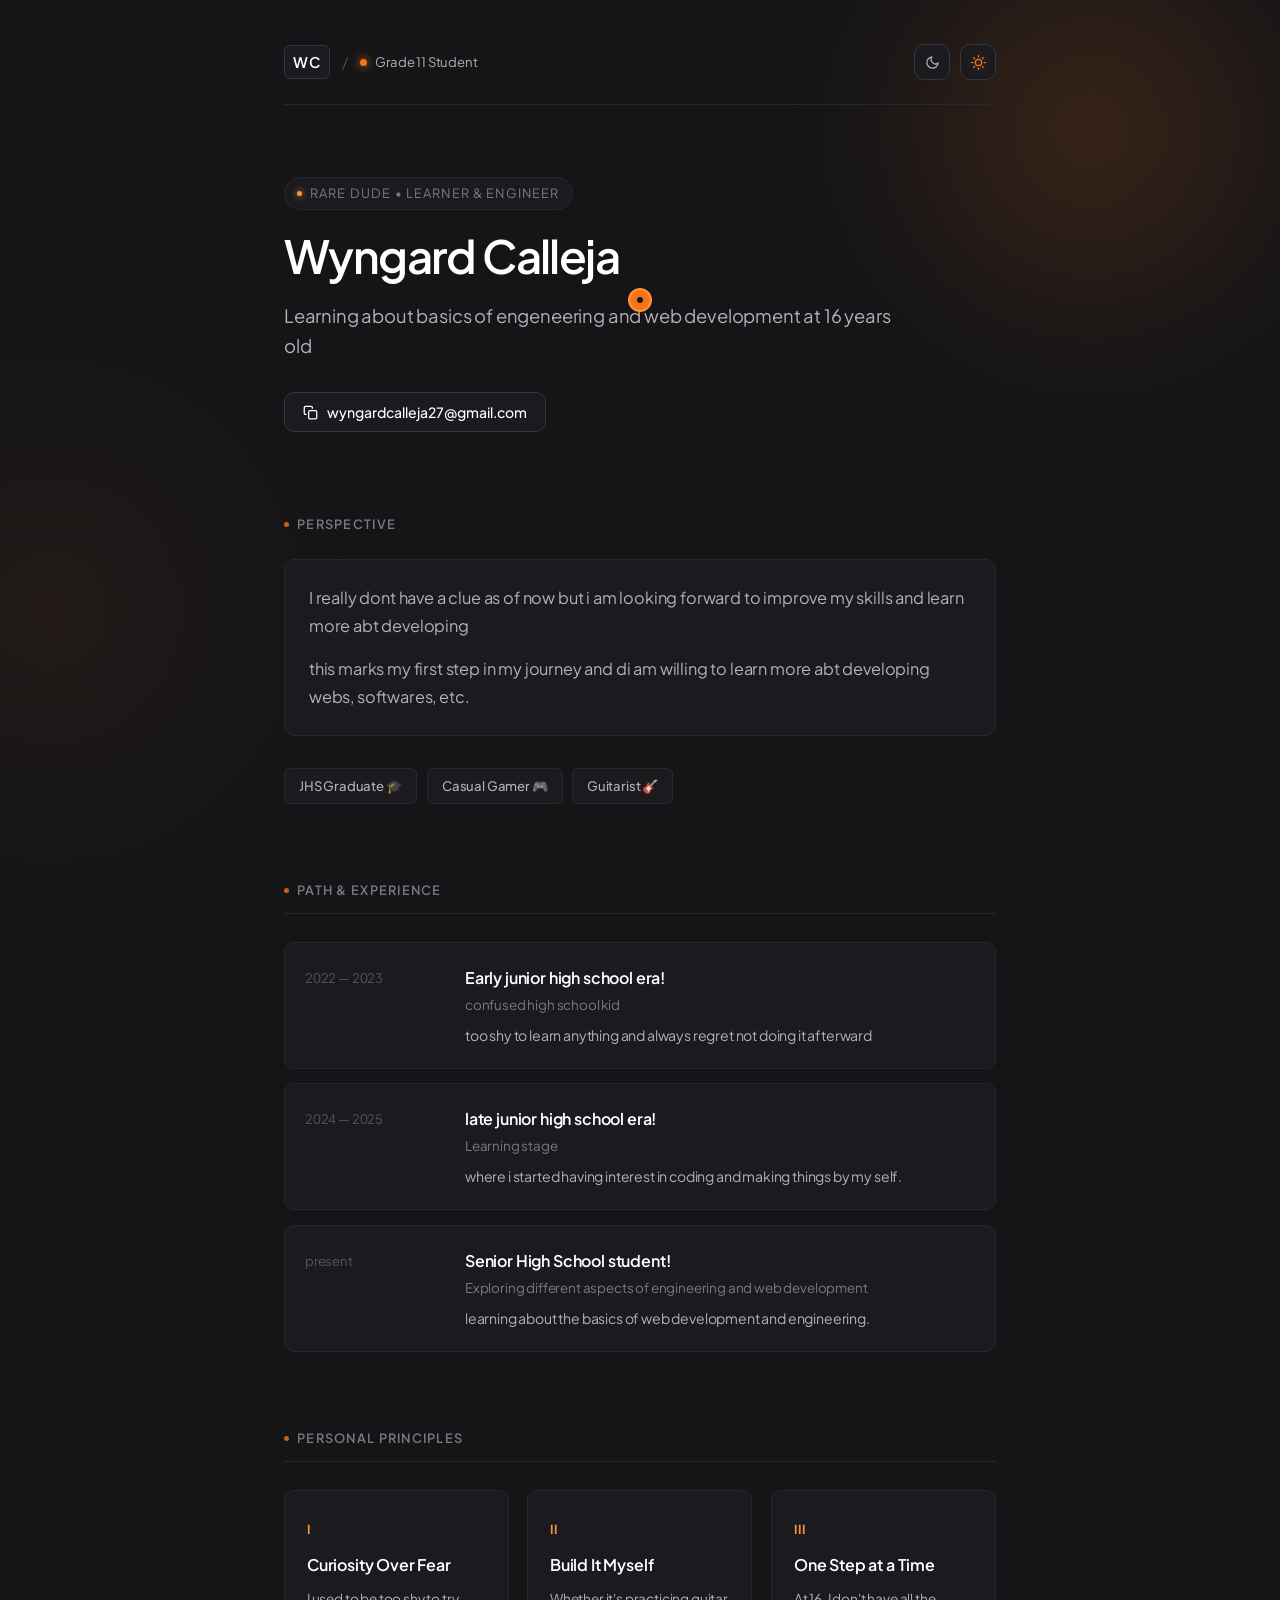
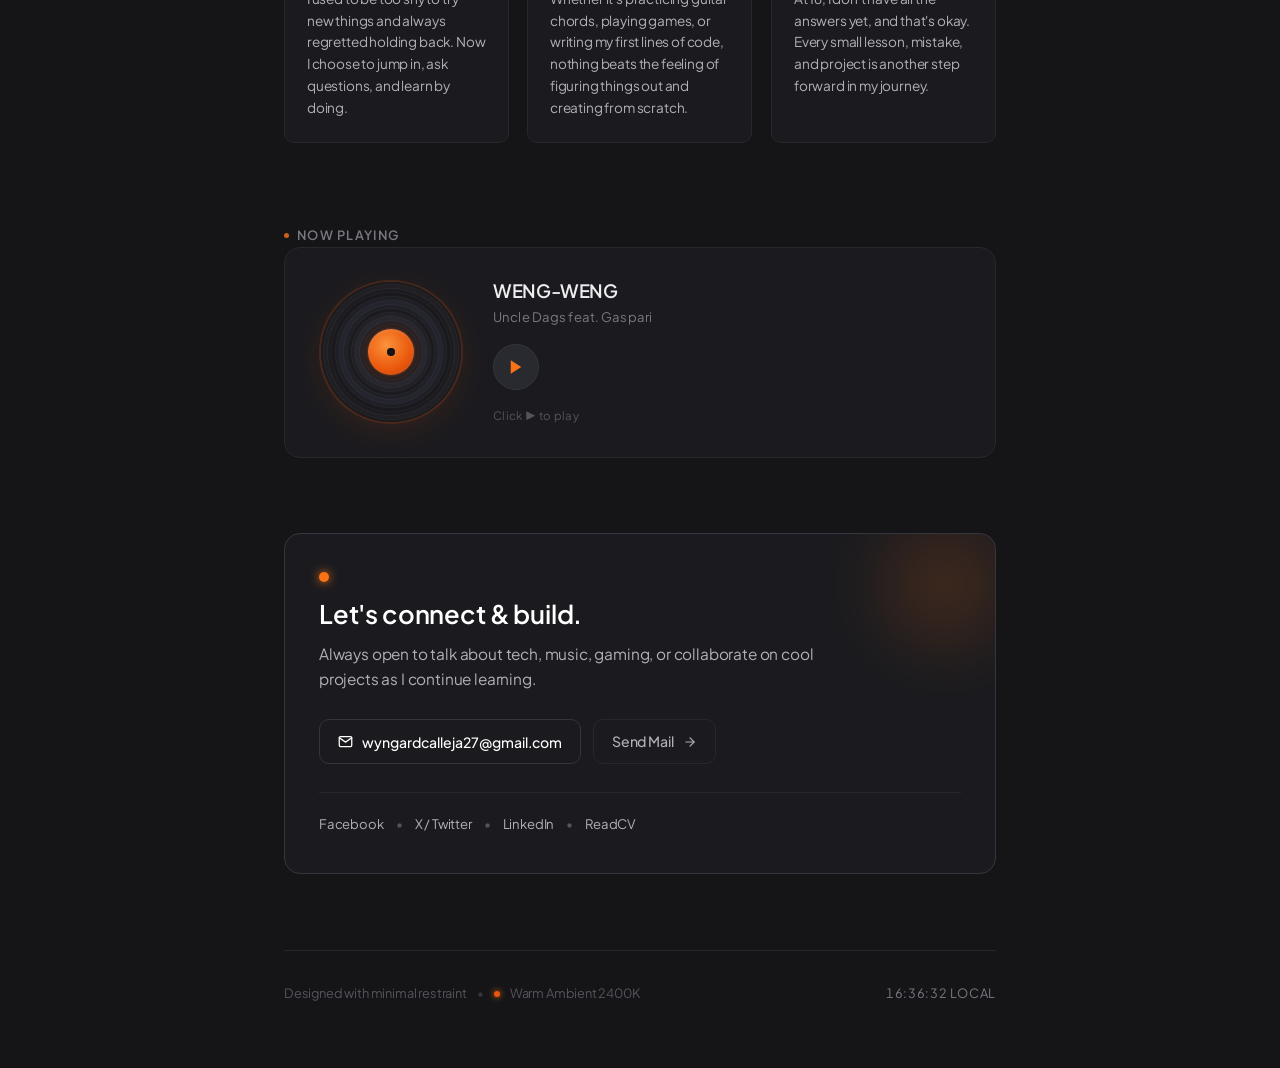
<file: index.html>
<!DOCTYPE html>
<html lang="en">

<head>
  <meta charset="UTF-8">
  <meta name="viewport" content="width=device-width, initial-scale=1.0">
  <title>Profile — Minimalist Portfolio</title>
  <meta name="description"
    content="A minimalist profile website featuring calm typography, muted grays, soft whites, and cozy warm orange lighting.">
  <link rel="preconnect" href="https://fonts.googleapis.com">
  <link rel="preconnect" href="https://fonts.gstatic.com" crossorigin>
  <link href="https://fonts.googleapis.com/css2?family=Plus+Jakarta+Sans:wght@300;400;500;600&display=swap"
    rel="stylesheet">
  <link rel="stylesheet" href="style.css">
</head>

<body>

  <!-- Ambient Warm Lighting Background Elements -->
  <div class="ambient-glow ambient-glow-top" aria-hidden="true"></div>
  <div class="ambient-glow ambient-glow-side" aria-hidden="true"></div>
  <div class="cursor-glow" id="cursorGlow" aria-hidden="true"></div>

  <!-- Main Container -->
  <div class="page-wrapper">

    <!-- Top Navigation / Controls Bar -->
    <header class="top-nav">
      <div class="brand">
        <span class="brand-monogram">WC</span>
        <span class="brand-divider">/</span>
        <span class="brand-status">
          <span class="status-dot"></span>
          <span>Grade 11 Student</span>
        </span>
      </div>

      <div class="nav-controls">
        <!-- Theme Toggle (Dark / Light) -->
        <button class="toggle-btn" id="themeBtn" type="button" aria-label="Toggle dark or light theme"
          title="Toggle theme">
          <span class="toggle-icon" id="themeIcon" aria-hidden="true">
            <svg width="15" height="15" viewBox="0 0 24 24" fill="none" stroke="currentColor" stroke-width="2"
              stroke-linecap="round" stroke-linejoin="round">
              <path d="M21 12.79A9 9 0 1 1 11.21 3 7 7 0 0 0 21 12.79z"></path>
            </svg>
          </span>
        </button>

        <!-- Warmth Toggle (On / Off) -->
        <button class="toggle-btn is-active" id="lightBtn" type="button" aria-label="Toggle warm ambient light"
          title="Toggle warm ambient light">
          <span class="toggle-icon light-toggle-icon" id="lightIcon" aria-hidden="true">
            <svg width="15" height="15" viewBox="0 0 24 24" fill="none" stroke="currentColor" stroke-width="2"
              stroke-linecap="round" stroke-linejoin="round">
              <circle cx="12" cy="12" r="5"></circle>
              <line x1="12" y1="1" x2="12" y2="3"></line>
              <line x1="12" y1="21" x2="12" y2="23"></line>
              <line x1="4.22" y1="4.22" x2="5.64" y2="5.64"></line>
              <line x1="18.36" y1="18.36" x2="19.78" y2="19.78"></line>
              <line x1="1" y1="12" x2="3" y2="12"></line>
              <line x1="21" y1="12" x2="23" y2="12"></line>
              <line x1="4.22" y1="19.78" x2="5.64" y2="18.36"></line>
              <line x1="18.36" y1="5.64" x2="19.78" y2="4.22"></line>
            </svg>
          </span>
        </button>
      </div>
    </header>

    <!-- Main Content -->
    <main class="main-content">

      <!-- Hero Section -->
      <section class="section hero-section">
        <div class="hero-badge">
          <span class="badge-flare"></span>
          <span>Rare dude &bull; Learner &amp; Engineer</span>
        </div>

        <h1 class="hero-title">
          Wyngard Calleja
        </h1>

        <p class="hero-tagline">
          Learning about basics of engeneering and web development at 16 years old
        </p>

        <div class="hero-actions">
          <button class="btn btn-primary" id="copyEmailBtn" data-email="wyngardcalleja27@gmail.com">
            <svg width="15" height="15" viewBox="0 0 24 24" fill="none" stroke="currentColor" stroke-width="2"
              stroke-linecap="round" stroke-linejoin="round">
              <rect x="9" y="9" width="13" height="13" rx="2" ry="2"></rect>
              <path d="M5 15H4a2 2 0 0 1-2-2V4a2 2 0 0 1 2-2h9a2 2 0 0 1 2 2v1"></path>
            </svg>
            <span>wyngardcalleja27@gmail.com</span>
          </button>
        </div>
      </section>

      <!-- About / Philosophy Section -->
      <section class="section about-section">
        <div class="section-label">
          <span class="label-dot"></span>
          <span>Perspective</span>
        </div>

        <div class="about-grid">
          <div class="about-text card-3d">
            <p>
              I really dont have a clue as of now but i am looking forward to improve my skills and learn more abt
              developing
            </p>
            <p>
              this marks my first step in my journey and di am willing to learn more abt developing webs, softwares,
              etc.
            </p>
          </div>

          <div class="focus-tags">
            <span class="tag card-3d">JHS Graduate 🎓</span>
            <span class="tag card-3d">Casual Gamer 🎮</span>
            <span class="tag card-3d">Guitarist 🎸</span>
          </div>
        </div>
      </section>

      <!-- Experience / Timeline Section -->
      <section class="section experience-section">
        <div class="section-header">
          <div class="section-label">
            <span class="label-dot"></span>
            <span>Path &amp; Experience</span>
          </div>
        </div>

        <div class="experience-list">
          <div class="experience-row card-3d">
            <div class="exp-period">2022 &mdash; 2023</div>
            <div class="exp-details">
              <div class="exp-role">Early junior high school era!</div>
              <div class="exp-org">confused high school kid</div>
              <p class="exp-summary">too shy to learn anything and always regret not doing it afterward </p>
            </div>
          </div>

          <div class="experience-row card-3d">
            <div class="exp-period">2024 &mdash; 2025</div>
            <div class="exp-details">
              <div class="exp-role">late junior high school era!</div>
              <div class="exp-org">Learning stage</div>
              <p class="exp-summary">where i started having interest in coding and making things by my self.</p>
            </div>
          </div>

          <div class="experience-row card-3d">
            <div class="exp-period">present</div>
            <div class="exp-details">
              <div class="exp-role">Senior High School student!</div>
              <div class="exp-org">Exploring different aspects of engineering and web development</div>
              <p class="exp-summary">learning about the basics of web development and engineering.</p>
            </div>
          </div>
        </div>
      </section>

      <!-- Principles Section -->
      <section class="section principles-section">
        <div class="section-header">
          <div class="section-label">
            <span class="label-dot"></span>
            <span>Personal Principles</span>
          </div>
        </div>

        <div class="principles-grid">
          <div class="principle-card card-3d">
            <span class="principle-index">I</span>
            <h4 class="principle-title">Curiosity Over Fear</h4>
            <p class="principle-text">I used to be too shy to try new things and always regretted holding back. Now I
              choose to jump in, ask questions, and learn by doing.</p>
          </div>

          <div class="principle-card card-3d">
            <span class="principle-index">II</span>
            <h4 class="principle-title">Build It Myself</h4>
            <p class="principle-text">Whether it's practicing guitar chords, playing games, or writing my first
              lines of
              code, nothing beats the feeling of figuring things out and creating from scratch.</p>
          </div>

          <div class="principle-card card-3d">
            <span class="principle-index">III</span>
            <h4 class="principle-title">One Step at a Time</h4>
            <p class="principle-text">At 16, I don't have all the answers yet, and that's okay. Every small
              lesson,
              mistake, and project is another step forward in my journey.</p>
          </div>
        </div>
      </section>




      <!-- Now Playing Section -->
      <section class="section music-section">
        <div class="section-label">
          <span class="label-dot"></span>
          <span>Now Playing</span>
        </div>

        <div class="music-card card-3d">
          <!-- Vinyl Disc -->
          <div class="vinyl-wrap" id="vinylWrap">
            <div class="vinyl-disc" id="vinylDisc">
              <div class="vinyl-grooves"></div>
              <div class="vinyl-label-ring">
                <div class="vinyl-center-dot"></div>
              </div>
            </div>
          </div>

          <!-- Track Info & Controls -->
          <div class="music-info">
            <div class="music-meta">
              <span class="music-track-title">WENG-WENG</span>
              <span class="music-track-artist">Uncle Dags feat. Gaspari</span>
            </div>

            <div class="music-controls">
              <button class="music-play-btn" id="musicPlayBtn" aria-label="Play or Pause">
                <!-- Play icon (default) -->
                <svg id="musicPlayIcon" width="18" height="18" viewBox="0 0 24 24" fill="currentColor">
                  <polygon points="5,3 19,12 5,21" />
                </svg>
              </button>
            </div>

            <div class="music-status" id="musicStatus">Click to play</div>
          </div>

          <!-- Local audio source -->
          <audio id="siteAudio" preload="auto" loop
            src="web audio/Uncle Dags - WENG-WENG (feat. Gaspari) [Official Audio].mp3"
            aria-hidden="true"></audio>
        </div>
      </section>

      <!-- Contact / Connect Section -->
      <section class="section contact-section">
        <div class="contact-box card-3d">
          <div class="contact-header">
            <div class="warm-indicator"></div>
            <h2 class="contact-title">Let's connect &amp; build.</h2>
            <p class="contact-subtitle">
              Always open to talk about tech, music, gaming, or collaborate on cool projects as I continue learning.
            </p>
          </div>

          <div class="contact-actions">
            <button class="btn btn-primary" id="copyEmailBtnSecondary" data-email="wyngardcalleja27@gmail.com">
              <svg width="15" height="15" viewBox="0 0 24 24" fill="none" stroke="currentColor" stroke-width="2"
                stroke-linecap="round" stroke-linejoin="round">
                <path d="M4 4h16c1.1 0 2 .9 2 2v12c0 1.1-.9 2-2 2H4c-1.1 0-2-.9-2-2V6c0-1.1.9-2 2-2z"></path>
                <polyline points="22,6 12,13 2,6"></polyline>
              </svg>
              <span>wyngardcalleja27@gmail.com</span>
            </button>

            <a href="mailto:wyngardcalleja27@gmail.com" class="btn btn-secondary">
              <span>Send Mail</span>
              <svg width="14" height="14" viewBox="0 0 24 24" fill="none" stroke="currentColor" stroke-width="2"
                stroke-linecap="round" stroke-linejoin="round">
                <line x1="5" y1="12" x2="19" y2="12"></line>
                <polyline points="12 5 19 12 12 19"></polyline>
              </svg>
            </a>
          </div>

          <div class="social-links">
            <a href="https://www.facebook.com/wyncalleja27" target="_blank" rel="noopener noreferrer"
              class="social-link">Facebook</a>
            <span class="social-sep">&bull;</span>
            <a href="https://x.com" target="_blank" rel="noopener noreferrer" class="social-link">X / Twitter</a>
            <span class="social-sep">&bull;</span>
            <a href="https://linkedin.com" target="_blank" rel="noopener noreferrer" class="social-link">LinkedIn</a>
            <span class="social-sep">&bull;</span>
            <a href="https://readcv.com" target="_blank" rel="noopener noreferrer" class="social-link">ReadCV</a>
          </div>
        </div>
      </section>

    </main>

    <!-- Footer -->
    <footer class="footer">
      <div class="footer-left">
        <span>Designed with minimal restraint</span>
        <span class="footer-divider">&bull;</span>
        <span class="warm-dot-small"></span>
        <span>Warm Ambient 2400K</span>
      </div>

      <div class="footer-right">
        <span id="localTimeDisplay">00:00:00</span>
      </div>
    </footer>

  </div>

  <!-- Minimal Toast Notification -->
  <div class="toast" id="toast" role="status" aria-live="polite">
    <span class="toast-warm-icon">&bull;</span>
    <span class="toast-text" id="toastText">Email copied to clipboard</span>
  </div>

  <script src="script.js"></script>
</body>

</html>
</file>
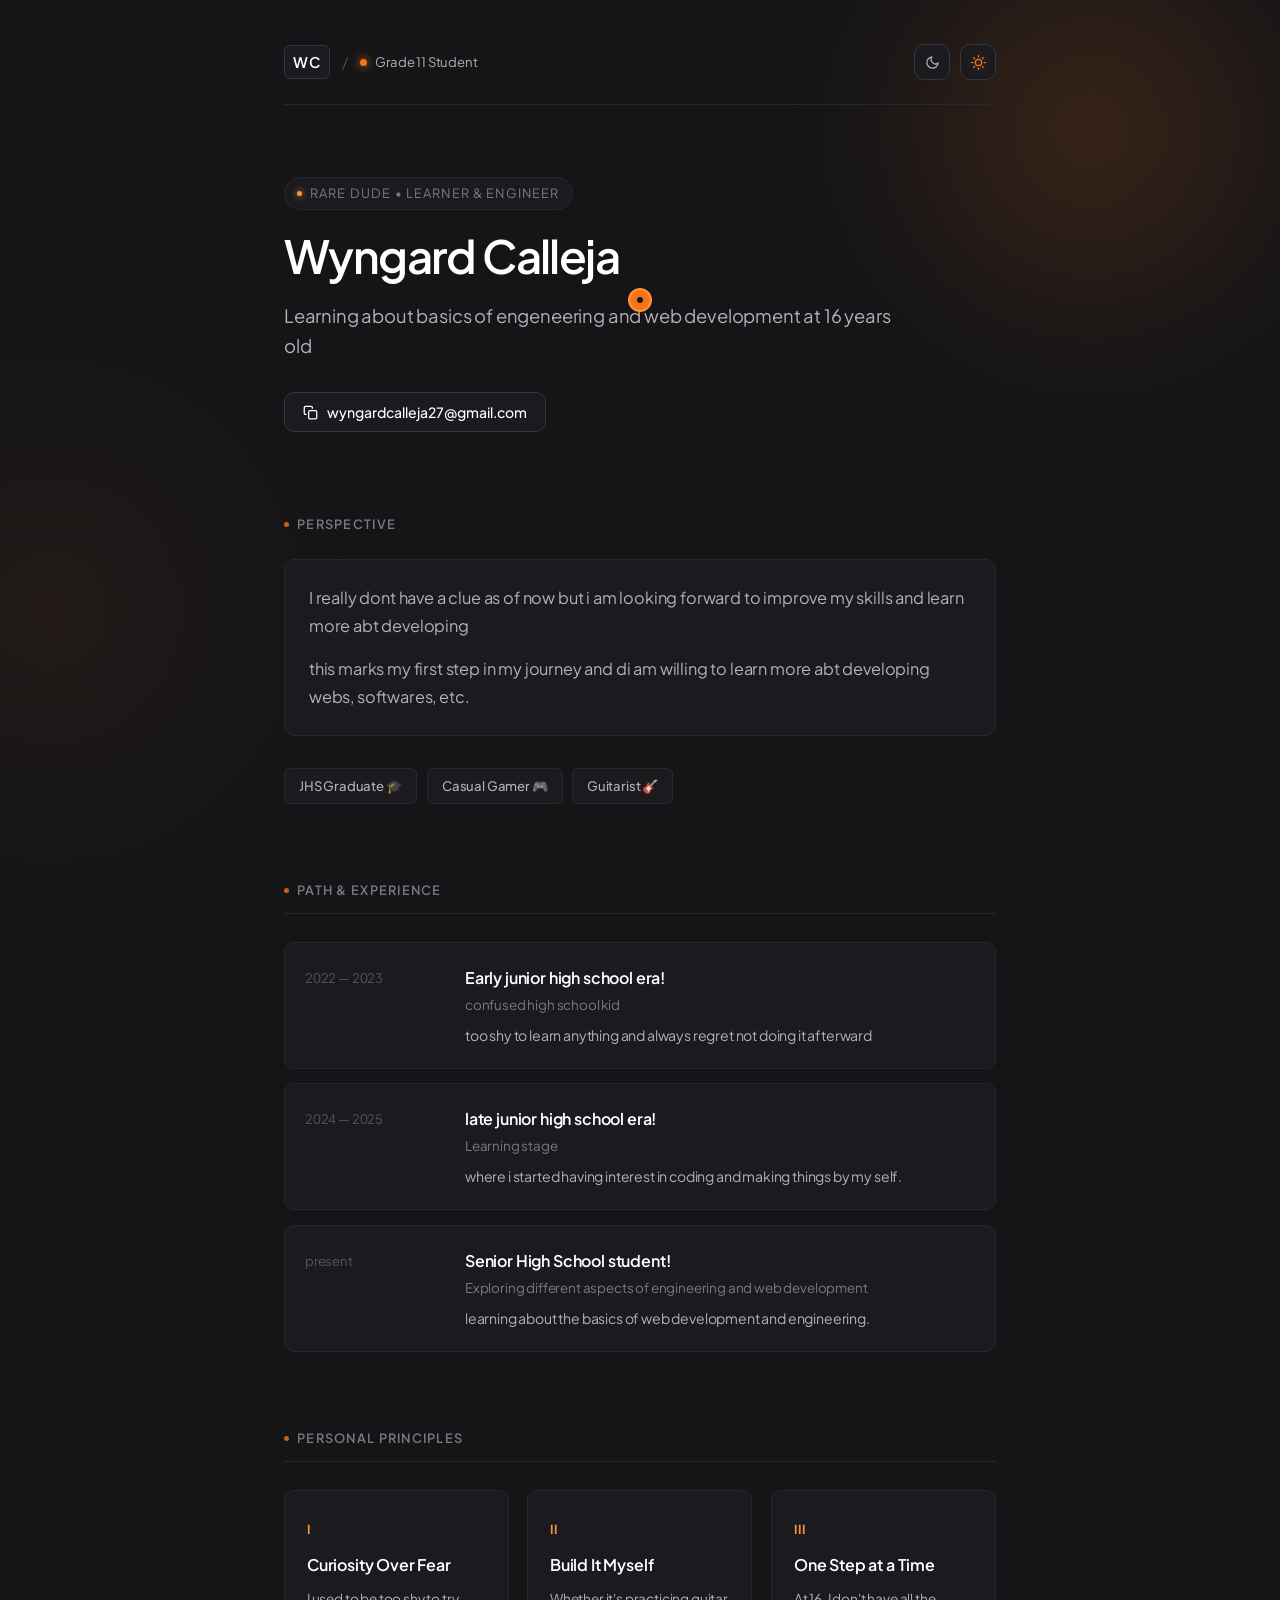
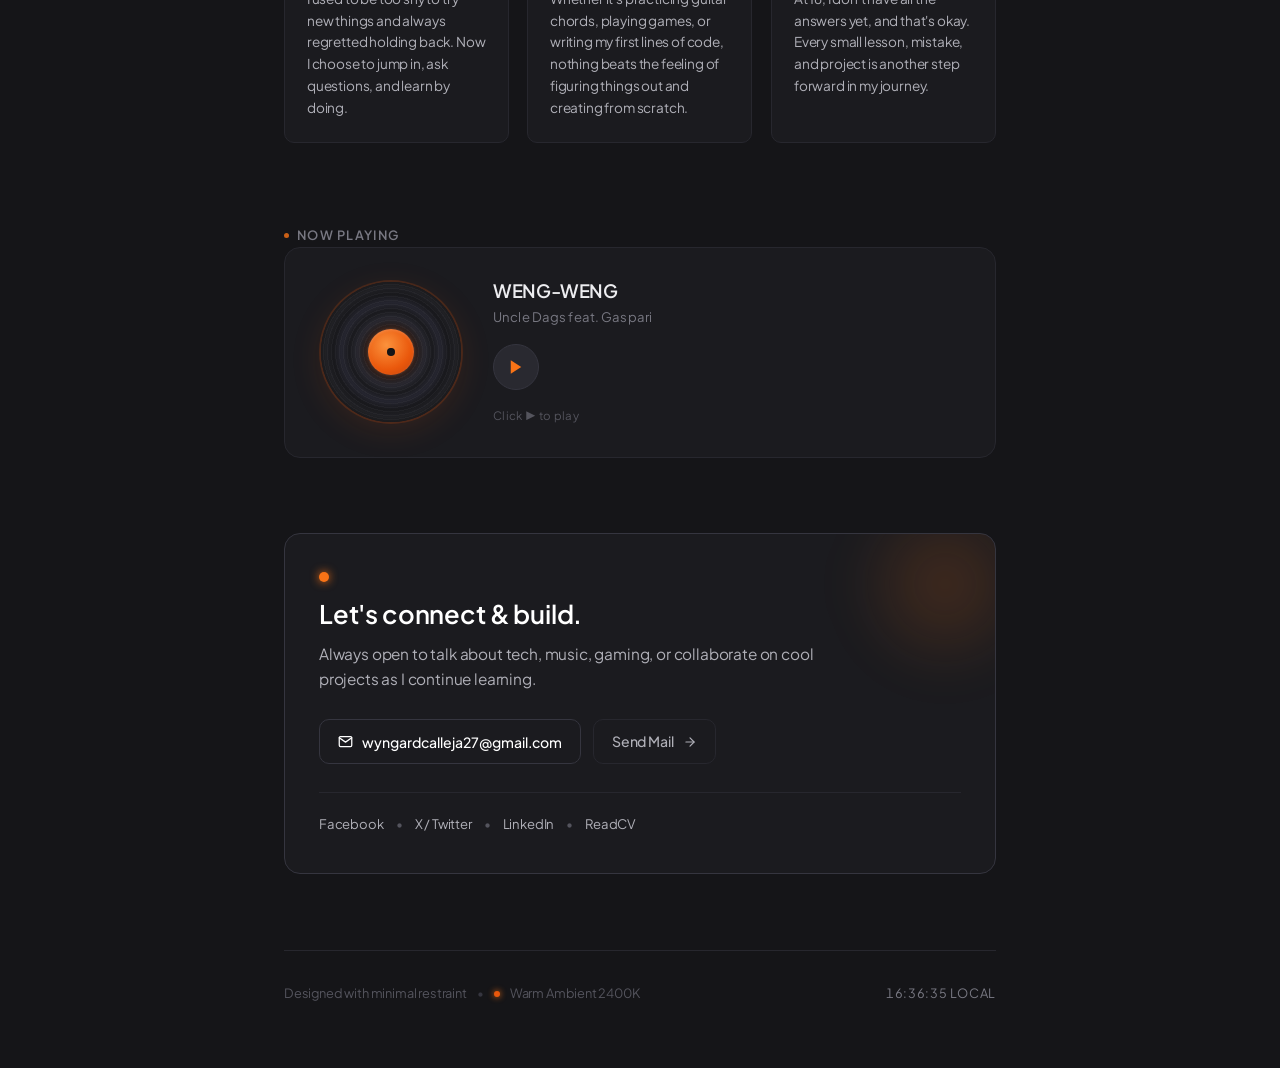
<file: portfolio/index.html>
<!DOCTYPE html>
<html lang="en">

<head>
  <meta charset="UTF-8">
  <meta name="viewport" content="width=device-width, initial-scale=1.0">
  <title>WENG WENG CALLEJA</title>
  <meta name="description"
    content="A minimalist profile website featuring calm typography, muted grays, soft whites, and cozy warm orange lighting.">
  <link rel="preconnect" href="https://fonts.googleapis.com">
  <link rel="preconnect" href="https://fonts.gstatic.com" crossorigin>
  <link href="https://fonts.googleapis.com/css2?family=Plus+Jakarta+Sans:wght@300;400;500;600&display=swap"
    rel="stylesheet">
  <link rel="stylesheet" href="style.css">
</head>

<body>

  <!-- Ambient Warm Lighting Background Elements -->
  <div class="ambient-glow ambient-glow-top" aria-hidden="true"></div>
  <div class="ambient-glow ambient-glow-side" aria-hidden="true"></div>
  <div class="cursor-glow" id="cursorGlow" aria-hidden="true"></div>

  <!-- Main Container -->
  <div class="page-wrapper">

    <!-- Top Navigation / Controls Bar -->
    <header class="top-nav">
      <div class="brand">
        <span class="brand-monogram">WC</span>
        <span class="brand-divider">/</span>
        <span class="brand-status">
          <span class="status-dot"></span>
          <span>Grade 11 Student</span>
        </span>
      </div>

      <div class="nav-controls">
        <!-- Theme Toggle (Dark / Light) -->
        <button class="toggle-btn" id="themeBtn" type="button" aria-label="Toggle dark or light theme"
          title="Toggle theme">
          <span class="toggle-icon" id="themeIcon" aria-hidden="true">
            <svg width="15" height="15" viewBox="0 0 24 24" fill="none" stroke="currentColor" stroke-width="2"
              stroke-linecap="round" stroke-linejoin="round">
              <path d="M21 12.79A9 9 0 1 1 11.21 3 7 7 0 0 0 21 12.79z"></path>
            </svg>
          </span>
        </button>

        <!-- Warmth Toggle (On / Off) -->
        <button class="toggle-btn is-active" id="lightBtn" type="button" aria-label="Toggle warm ambient light"
          title="Toggle warm ambient light">
          <span class="toggle-icon light-toggle-icon" id="lightIcon" aria-hidden="true">
            <svg width="15" height="15" viewBox="0 0 24 24" fill="none" stroke="currentColor" stroke-width="2"
              stroke-linecap="round" stroke-linejoin="round">
              <circle cx="12" cy="12" r="5"></circle>
              <line x1="12" y1="1" x2="12" y2="3"></line>
              <line x1="12" y1="21" x2="12" y2="23"></line>
              <line x1="4.22" y1="4.22" x2="5.64" y2="5.64"></line>
              <line x1="18.36" y1="18.36" x2="19.78" y2="19.78"></line>
              <line x1="1" y1="12" x2="3" y2="12"></line>
              <line x1="21" y1="12" x2="23" y2="12"></line>
              <line x1="4.22" y1="19.78" x2="5.64" y2="18.36"></line>
              <line x1="18.36" y1="5.64" x2="19.78" y2="4.22"></line>
            </svg>
          </span>
        </button>
      </div>
    </header>

    <!-- Main Content -->
    <main class="main-content">

      <!-- Hero Section -->
      <section class="section hero-section">
        <div class="hero-badge">
          <span class="badge-flare"></span>
          <span>Rare dude &bull; Learner &amp; Engineer</span>
        </div>

        <h1 class="hero-title">
          Wyngard Calleja
        </h1>

        <p class="hero-tagline">
          Learning about basics of engeneering and web development at 16 years old
        </p>

        <div class="hero-actions">
          <button class="btn btn-primary" id="copyEmailBtn" data-email="wyngardcalleja27@gmail.com">
            <svg width="15" height="15" viewBox="0 0 24 24" fill="none" stroke="currentColor" stroke-width="2"
              stroke-linecap="round" stroke-linejoin="round">
              <rect x="9" y="9" width="13" height="13" rx="2" ry="2"></rect>
              <path d="M5 15H4a2 2 0 0 1-2-2V4a2 2 0 0 1 2-2h9a2 2 0 0 1 2 2v1"></path>
            </svg>
            <span>wyngardcalleja27@gmail.com</span>
          </button>
        </div>
      </section>

      <!-- About / Philosophy Section -->
      <section class="section about-section">
        <div class="section-label">
          <span class="label-dot"></span>
          <span>Perspective</span>
        </div>

        <div class="about-grid">
          <div class="about-text card-3d">
            <p>
              I really dont have a clue as of now but i am looking forward to improve my skills and learn more abt
              developing
            </p>
            <p>
              this marks my first step in my journey and di am willing to learn more abt developing webs, softwares,
              etc.
            </p>
          </div>

          <div class="focus-tags">
            <span class="tag card-3d">JHS Graduate 🎓</span>
            <span class="tag card-3d">Casual Gamer 🎮</span>
            <span class="tag card-3d">Guitarist 🎸</span>
          </div>
        </div>
      </section>

      <!-- Experience / Timeline Section -->
      <section class="section experience-section">
        <div class="section-header">
          <div class="section-label">
            <span class="label-dot"></span>
            <span>Path &amp; Experience</span>
          </div>
        </div>

        <div class="experience-list">
          <div class="experience-row card-3d">
            <div class="exp-period">2022 &mdash; 2023</div>
            <div class="exp-details">
              <div class="exp-role">Early junior high school era!</div>
              <div class="exp-org">confused high school kid</div>
              <p class="exp-summary">too shy to learn anything and always regret not doing it afterward </p>
            </div>
          </div>

          <div class="experience-row card-3d">
            <div class="exp-period">2024 &mdash; 2025</div>
            <div class="exp-details">
              <div class="exp-role">late junior high school era!</div>
              <div class="exp-org">Learning stage</div>
              <p class="exp-summary">where i started having interest in coding and making things by my self.</p>
            </div>
          </div>

          <div class="experience-row card-3d">
            <div class="exp-period">present</div>
            <div class="exp-details">
              <div class="exp-role">Senior High School student!</div>
              <div class="exp-org">Exploring different aspects of engineering and web development</div>
              <p class="exp-summary">learning about the basics of web development and engineering.</p>
            </div>
          </div>
        </div>
      </section>

      <!-- Principles Section -->
      <section class="section principles-section">
        <div class="section-header">
          <div class="section-label">
            <span class="label-dot"></span>
            <span>Personal Principles</span>
          </div>
        </div>

        <div class="principles-grid">
          <div class="principle-card card-3d">
            <span class="principle-index">I</span>
            <h4 class="principle-title">Curiosity Over Fear</h4>
            <p class="principle-text">I used to be too shy to try new things and always regretted holding back. Now I
              choose to jump in, ask questions, and learn by doing.</p>
          </div>

          <div class="principle-card card-3d">
            <span class="principle-index">II</span>
            <h4 class="principle-title">Build It Myself</h4>
            <p class="principle-text">Whether it's practicing guitar chords, playing games, or writing my first
              lines of
              code, nothing beats the feeling of figuring things out and creating from scratch.</p>
          </div>

          <div class="principle-card card-3d">
            <span class="principle-index">III</span>
            <h4 class="principle-title">One Step at a Time</h4>
            <p class="principle-text">At 16, I don't have all the answers yet, and that's okay. Every small
              lesson,
              mistake, and project is another step forward in my journey.</p>
          </div>
        </div>
      </section>




      <!-- Now Playing Section -->
      <section class="section music-section">
        <div class="section-label">
          <span class="label-dot"></span>
          <span>Now Playing</span>
        </div>

        <div class="music-card card-3d">
          <!-- Vinyl Disc -->
          <div class="vinyl-wrap" id="vinylWrap">
            <div class="vinyl-disc" id="vinylDisc">
              <div class="vinyl-grooves"></div>
              <div class="vinyl-label-ring">
                <div class="vinyl-center-dot"></div>
              </div>
            </div>
          </div>

          <!-- Track Info & Controls -->
          <div class="music-info">
            <div class="music-meta">
              <span class="music-track-title">WENG-WENG</span>
              <span class="music-track-artist">Uncle Dags feat. Gaspari</span>
            </div>

            <div class="music-controls">
              <button class="music-play-btn" id="musicPlayBtn" aria-label="Play or Pause">
                <!-- Play icon (default) -->
                <svg id="musicPlayIcon" width="18" height="18" viewBox="0 0 24 24" fill="currentColor">
                  <polygon points="5,3 19,12 5,21" />
                </svg>
              </button>
            </div>

            <div class="music-status" id="musicStatus">Click to play</div>
          </div>

          <!-- Local audio source -->
          <audio id="siteAudio" preload="auto" loop
            src="web audio/Uncle Dags - WENG-WENG (feat. Gaspari) [Official Audio].mp3" aria-hidden="true"></audio>
        </div>
      </section>

      <!-- Contact / Connect Section -->
      <section class="section contact-section">
        <div class="contact-box card-3d">
          <div class="contact-header">
            <div class="warm-indicator"></div>
            <h2 class="contact-title">Let's connect &amp; build.</h2>
            <p class="contact-subtitle">
              Always open to talk about tech, music, gaming, or collaborate on cool projects as I continue learning.
            </p>
          </div>

          <div class="contact-actions">
            <button class="btn btn-primary" id="copyEmailBtnSecondary" data-email="wyngardcalleja27@gmail.com">
              <svg width="15" height="15" viewBox="0 0 24 24" fill="none" stroke="currentColor" stroke-width="2"
                stroke-linecap="round" stroke-linejoin="round">
                <path d="M4 4h16c1.1 0 2 .9 2 2v12c0 1.1-.9 2-2 2H4c-1.1 0-2-.9-2-2V6c0-1.1.9-2 2-2z"></path>
                <polyline points="22,6 12,13 2,6"></polyline>
              </svg>
              <span>wyngardcalleja27@gmail.com</span>
            </button>

            <a href="mailto:wyngardcalleja27@gmail.com" class="btn btn-secondary">
              <span>Send Mail</span>
              <svg width="14" height="14" viewBox="0 0 24 24" fill="none" stroke="currentColor" stroke-width="2"
                stroke-linecap="round" stroke-linejoin="round">
                <line x1="5" y1="12" x2="19" y2="12"></line>
                <polyline points="12 5 19 12 12 19"></polyline>
              </svg>
            </a>
          </div>

          <div class="social-links">
            <a href="https://www.facebook.com/wyncalleja27" target="_blank" rel="noopener noreferrer"
              class="social-link">Facebook</a>
            <span class="social-sep">&bull;</span>
            <a href="https://x.com" target="_blank" rel="noopener noreferrer" class="social-link">X / Twitter</a>
            <span class="social-sep">&bull;</span>
            <a href="https://linkedin.com" target="_blank" rel="noopener noreferrer" class="social-link">LinkedIn</a>
            <span class="social-sep">&bull;</span>
            <a href="https://readcv.com" target="_blank" rel="noopener noreferrer" class="social-link">ReadCV</a>
          </div>
        </div>
      </section>

    </main>

    <!-- Footer -->
    <footer class="footer">
      <div class="footer-left">
        <span>Designed with minimal restraint</span>
        <span class="footer-divider">&bull;</span>
        <span class="warm-dot-small"></span>
        <span>Warm Ambient 2400K</span>
      </div>

      <div class="footer-right">
        <span id="localTimeDisplay">00:00:00</span>
      </div>
    </footer>

  </div>

  <!-- Minimal Toast Notification -->
  <div class="toast" id="toast" role="status" aria-live="polite">
    <span class="toast-warm-icon">&bull;</span>
    <span class="toast-text" id="toastText">Email copied to clipboard</span>
  </div>

  <script src="script.js"></script>
</body>

</html>
</file>
<file: style.css>
/* ==========================================================================
   MINIMALIST PROFILE & PORTFOLIO STYLESHEET
   Palette: Grayscale (zinc/charcoal grays & white) + Warm Amber/Orange Lighting
   Design: Deep calm tones, zero clutter, warm atmospheric glow.
   ========================================================================== */

/* --------------------------------------------------------------------------
   Root Variables (Curated Grayscale & Warm Luminescence)
   -------------------------------------------------------------------------- */
:root {
  /* Surface Grays (from deep subdued slate to elevated cards) */
  --bg-primary: #151518;
  --bg-secondary: #1b1b1f;
  --bg-tertiary: #232328;
  --bg-elevated: #292930;
  --bg-hover: #32323b;
  --bg-pill: #1f1f24;

  /* Borders & Dividers */
  --border-subtle: #27272e;
  --border-medium: #35353f;
  --border-active: #4a4a58;

  /* Typography Grays & White */
  --text-white: #ffffff;
  --text-primary: #ededf0;
  --text-secondary: #b0b0b8;
  --text-muted: #787882;
  --text-dim: #54545d;

  /* Warm Orange / Amber Lighting Accents */
  --warm-orange-core: #ea580c;
  --warm-orange-glow: #f97316;
  --warm-orange-light: #fb923c;
  --warm-orange-soft: #fdba74;
  --warm-orange-pale: #ffedd5;

  /* Warm Transparent Hex Alpha Tokens */
  --warm-alpha-05: #f973160d;
  --warm-alpha-10: #f973161a;
  --warm-alpha-18: #f973162e;
  --warm-alpha-30: #f973164d;
  --warm-alpha-50: #f9731680;

  /* White Transparent Hex Alpha Tokens */
  --white-alpha-05: #ffffff0d;
  --white-alpha-10: #ffffff1a;
  --white-alpha-15: #ffffff26;
  --white-alpha-20: #ffffff33;

  /* Typography & Layout Metrics */
  --font-stack: "Plus Jakarta Sans", -apple-system, BlinkMacSystemFont, "Segoe UI", Roboto, sans-serif;
  --content-max-width: 760px;
  --radius-sm: 6px;
  --radius-md: 10px;
  --radius-lg: 16px;
  --radius-full: 9999px;

  /* Transitions */
  --transition-fast: 0.15s ease;
  --transition-smooth: 0.25s cubic-bezier(0.16, 1, 0.3, 1);
  --transition-warmth: 0.5s cubic-bezier(0.16, 1, 0.3, 1);
}

/* --------------------------------------------------------------------------
   Light Mode Variables (Soft linen gray & whites, charcoal text, warm amber)
   -------------------------------------------------------------------------- */
body[data-theme="light"] {
  /* Surface Grays (Soft linen/stone canvas to crisp elevated white cards) */
  --bg-primary: #eaeae7;
  --bg-secondary: #f4f4f1;
  --bg-tertiary: #fcfcfb;
  --bg-elevated: #ffffff;
  --bg-hover: #e0e0dc;
  --bg-pill: #e3e3de;

  /* Borders & Dividers */
  --border-subtle: #d6d6d0;
  --border-medium: #c7c7c0;
  --border-active: #adada4;

  /* Typography Grays & Whites (No pure dark zero, strictly charcoal & slate) */
  --text-white: #17171c;
  --text-primary: #272730;
  --text-secondary: #565662;
  --text-muted: #787886;
  --text-dim: #9696a2;

  /* Transparent White/Gray Shadows for light surfaces */
  --white-alpha-05: #17171c0a;
  --white-alpha-10: #17171c14;
  --white-alpha-15: #17171c1f;
  --white-alpha-20: #17171c26;

  /* Warm Transparent Hex Alpha Tokens tuned for light background */
  --warm-alpha-05: #f9731612;
  --warm-alpha-10: #f9731620;
  --warm-alpha-18: #f973162e;
  --warm-alpha-30: #f9731644;
  --warm-alpha-50: #f9731666;
}

/* --------------------------------------------------------------------------
   Reset & Baseline
   -------------------------------------------------------------------------- */
*,
*::before,
*::after {
  box-sizing: border-box;
  margin: 0;
  padding: 0;
}

html {
  font-size: 16px;
  scroll-behavior: smooth;
  -webkit-text-size-adjust: 100%;
}

body {
  min-height: 100vh;
  background-color: var(--bg-primary);
  color: var(--text-primary);
  font-family: var(--font-stack);
  font-size: 0.95rem;
  line-height: 1.65;
  letter-spacing: -0.011em;
  -webkit-font-smoothing: antialiased;
  -moz-osx-font-smoothing: grayscale;
  overflow-x: hidden;
  position: relative;
  transition: background-color var(--transition-smooth), color var(--transition-smooth);
}

a {
  color: inherit;
  text-decoration: none;
  transition: color var(--transition-fast);
}

button {
  font-family: inherit;
  cursor: pointer;
  border: none;
  outline: none;
  background: transparent;
}

/* --------------------------------------------------------------------------
   Ambient Warm Lighting Effects (Oranges, Low Brightness, Soft Glow)
   -------------------------------------------------------------------------- */
.ambient-glow {
  position: fixed;
  pointer-events: none;
  z-index: 0;
  border-radius: 50%;
  transition: opacity var(--transition-warmth), transform var(--transition-warmth);
}

/* Warm desk lamp glow originating from top-right corner */
.ambient-glow-top {
  top: -160px;
  right: -100px;
  width: 580px;
  height: 580px;
  background: radial-gradient(circle, var(--warm-alpha-18) 0%, var(--warm-alpha-05) 45%, transparent 70%);
  filter: blur(50px);
  opacity: 0.85;
}

/* Secondary warm soft dusk reflection from lower left */
.ambient-glow-side {
  top: 40%;
  left: -200px;
  width: 500px;
  height: 500px;
  background: radial-gradient(circle, var(--warm-alpha-10) 0%, var(--warm-alpha-05) 50%, transparent 75%);
  filter: blur(65px);
  opacity: 0.6;
}

/* Solid Warm Orange Mouse Follower (Sharp, zero blur, reactive overlay) */
.cursor-glow {
  position: fixed;
  top: 0;
  left: 0;
  width: 24px;
  height: 24px;
  margin-top: -12px;
  margin-left: -12px;
  border-radius: 50%;
  background-color: var(--warm-orange-glow);
  border: 2px solid var(--warm-orange-light);
  pointer-events: none;
  z-index: 999;
  opacity: 1;
  transform: translate3d(0, 0, 0);
  transition: width var(--transition-fast), height var(--transition-fast), margin var(--transition-fast), background-color var(--transition-fast), border-color var(--transition-fast), opacity var(--transition-smooth);
}

/* Precision center pip */
.cursor-glow::after {
  content: "";
  position: absolute;
  top: 50%;
  left: 50%;
  transform: translate(-50%, -50%);
  width: 6px;
  height: 6px;
  border-radius: 50%;
  background-color: var(--bg-primary);
  transition: transform var(--transition-fast), background-color var(--transition-fast), width var(--transition-fast), height var(--transition-fast);
}

/* When the solid orange follower overlays any element */
.cursor-glow.cursor-overlay-active {
  width: 48px;
  height: 48px;
  margin-top: -24px;
  margin-left: -24px;
  background-color: var(--warm-orange-core);
  border-color: var(--warm-orange-pale);
  opacity: 0.95;
}

.cursor-glow.cursor-overlay-active::after {
  width: 8px;
  height: 8px;
  background-color: var(--text-white);
}

/* Dynamic Warmth Intensity Presets (Controlled via JS) */
body[data-warmth="warm"] .ambient-glow-top {
  opacity: 0.95;
  filter: blur(45px);
}

body[data-warmth="warm"] .cursor-glow {
  opacity: 1;
}

body[data-warmth="cozy"] .ambient-glow-top {
  opacity: 0.65;
  filter: blur(60px);
}

body[data-warmth="cozy"] .cursor-glow {
  opacity: 0.85;
}

body[data-warmth="dim"] .ambient-glow-top {
  opacity: 0.3;
  filter: blur(75px);
}

body[data-warmth="dim"] .ambient-glow-side {
  opacity: 0.2;
}

body[data-warmth="dim"] .cursor-glow {
  opacity: 0.6;
}

body[data-warmth="off"] .ambient-glow {
  opacity: 0;
}

body[data-warmth="off"] .cursor-glow {
  opacity: 0;
}

/* --------------------------------------------------------------------------
   Layout Container
   -------------------------------------------------------------------------- */
.page-wrapper {
  position: relative;
  z-index: 2;
  max-width: var(--content-max-width);
  margin: 0 auto;
  padding: 44px 24px 64px 24px;
  display: flex;
  flex-direction: column;
  min-height: 100vh;
}

/* --------------------------------------------------------------------------
   Header / Top Navigation
   -------------------------------------------------------------------------- */
.top-nav {
  display: flex;
  justify-content: space-between;
  align-items: center;
  margin-bottom: 72px;
  padding-bottom: 24px;
  border-bottom: 1px solid var(--border-subtle);
}

.brand {
  display: inline-flex;
  align-items: center;
  gap: 12px;
}

.brand-monogram {
  font-weight: 600;
  font-size: 0.92rem;
  letter-spacing: 0.08em;
  color: var(--text-white);
  padding: 4px 8px;
  border: 1px solid var(--border-medium);
  border-radius: var(--radius-sm);
  background-color: var(--bg-secondary);
  transition: all var(--transition-fast);
}

.brand-monogram:hover,
.brand-monogram.is-overlaid {
  background-color: var(--warm-orange-glow);
  color: var(--bg-primary);
  border-color: var(--warm-orange-core);
  box-shadow: 0 0 12px var(--warm-alpha-30);
  transform: translateY(-1px);
}

.brand-divider {
  color: var(--text-dim);
  font-weight: 300;
}

.brand-status {
  display: inline-flex;
  align-items: center;
  gap: 8px;
  font-size: 0.82rem;
  color: var(--text-secondary);
  font-weight: 400;
}

.status-dot {
  width: 7px;
  height: 7px;
  border-radius: 50%;
  background-color: var(--warm-orange-glow);
  box-shadow: 0 0 8px var(--warm-orange-glow);
  animation: warmPulse 3s ease-in-out infinite;
}

@keyframes warmPulse {

  0%,
  100% {
    opacity: 1;
    transform: scale(1);
    box-shadow: 0 0 8px var(--warm-orange-glow);
  }

  50% {
    opacity: 0.55;
    transform: scale(0.9);
    box-shadow: 0 0 4px var(--warm-orange-glow);
  }
}

.nav-controls {
  display: inline-flex;
  align-items: center;
  gap: 10px;
}

/* Minimalist Header Toggle Buttons (Theme & Warmth) */
.toggle-btn {
  display: inline-flex;
  align-items: center;
  justify-content: center;
  width: 36px;
  height: 36px;
  border-radius: var(--radius-md);
  background-color: var(--bg-secondary);
  border: 1px solid var(--border-medium);
  color: var(--text-secondary);
  cursor: pointer;
  transition: all var(--transition-fast);
  position: relative;
}

.toggle-btn:hover,
.toggle-btn.is-overlaid {
  border-color: var(--warm-orange-glow);
  background-color: var(--bg-tertiary);
  color: var(--warm-orange-light);
  box-shadow: 0 0 12px var(--warm-alpha-30);
  transform: translateY(-1px);
}

.toggle-btn:active {
  transform: scale(0.92);
}

.toggle-icon {
  display: flex;
  align-items: center;
  justify-content: center;
  transition: transform var(--transition-fast), color var(--transition-fast);
}

/* Active warmth toggle */
.toggle-btn.is-active .toggle-icon {
  color: var(--warm-orange-glow);
  filter: drop-shadow(0 0 4px var(--warm-alpha-30));
}

.toggle-btn#lightBtn:not(.is-active) {
  opacity: 0.55;
}

.toggle-btn#lightBtn:not(.is-active):hover {
  opacity: 1;
}

/* --------------------------------------------------------------------------
   Hero Section
   -------------------------------------------------------------------------- */
.hero-section {
  margin-bottom: 76px;
}

.hero-badge {
  display: inline-flex;
  align-items: center;
  gap: 8px;
  font-size: 0.8rem;
  color: var(--text-muted);
  text-transform: uppercase;
  letter-spacing: 0.09em;
  margin-bottom: 20px;
  padding: 5px 12px;
  border-radius: var(--radius-full);
  background-color: var(--bg-secondary);
  border: 1px solid var(--border-subtle);
  transition: all var(--transition-fast);
}

.hero-badge:hover,
.hero-badge.is-overlaid {
  border-color: var(--warm-orange-glow);
  background-color: var(--bg-tertiary);
  color: var(--warm-orange-light);
  box-shadow: 0 0 14px var(--warm-alpha-18);
  transform: translateY(-1px);
}

.badge-flare {
  width: 5px;
  height: 5px;
  border-radius: 50%;
  background-color: var(--warm-orange-light);
  box-shadow: 0 0 6px var(--warm-orange-light);
  transition: transform var(--transition-fast);
}

.hero-badge:hover .badge-flare,
.hero-badge.is-overlaid .badge-flare {
  transform: scale(1.4);
  background-color: var(--warm-orange-glow);
}

.hero-title {
  font-size: 2.85rem;
  font-weight: 600;
  line-height: 1.12;
  letter-spacing: -0.035em;
  color: var(--text-white);
  margin-bottom: 20px;
  transition: color var(--transition-smooth);
}

.hero-title:hover,
.hero-title.is-overlaid {
  color: var(--warm-orange-pale);
}

.hero-tagline {
  font-size: 1.15rem;
  line-height: 1.6;
  color: var(--text-secondary);
  max-width: 620px;
  font-weight: 400;
  margin-bottom: 32px;
}

.hero-actions {
  display: flex;
  flex-wrap: wrap;
  gap: 12px;
}

/* --------------------------------------------------------------------------
   Buttons (Minimalist, Gray & White, Warm Hover Flare)
   -------------------------------------------------------------------------- */
.btn {
  display: inline-flex;
  align-items: center;
  gap: 9px;
  font-size: 0.88rem;
  font-weight: 500;
  padding: 10px 18px;
  border-radius: var(--radius-md);
  transition: all var(--transition-fast);
  white-space: nowrap;
}

.btn-primary {
  background-color: var(--bg-secondary);
  color: var(--text-white);
  border: 1px solid var(--border-medium);
}

.btn-primary:hover,
.btn-primary.is-overlaid {
  background-color: var(--warm-orange-glow);
  color: var(--bg-primary);
  border-color: var(--warm-orange-core);
  box-shadow: 0 0 16px var(--warm-alpha-30);
  transform: translateY(-2px);
}

.btn-primary:hover svg,
.btn-primary.is-overlaid svg {
  stroke: var(--bg-primary);
}

.btn-primary:active {
  transform: translateY(0);
}

.btn-secondary {
  background-color: transparent;
  color: var(--text-secondary);
  border: 1px solid var(--border-subtle);
}

.btn-secondary:hover,
.btn-secondary.is-overlaid {
  background-color: var(--bg-secondary);
  color: var(--warm-orange-light);
  border-color: var(--warm-orange-glow);
  box-shadow: 0 0 12px var(--warm-alpha-18);
  transform: translateY(-2px);
}

/* --------------------------------------------------------------------------
   Shared Section Header Elements
   -------------------------------------------------------------------------- */
.section {
  margin-bottom: 76px;
}

.section-header {
  display: flex;
  justify-content: space-between;
  align-items: baseline;
  margin-bottom: 28px;
  border-bottom: 1px solid var(--border-subtle);
  padding-bottom: 12px;
}

.section-label {
  display: inline-flex;
  align-items: center;
  gap: 8px;
  font-size: 0.8rem;
  font-weight: 600;
  text-transform: uppercase;
  letter-spacing: 0.1em;
  color: var(--text-muted);
}

.label-dot {
  width: 5px;
  height: 5px;
  border-radius: 50%;
  background-color: var(--warm-orange-glow);
  opacity: 0.8;
}

.section-meta {
  font-size: 0.82rem;
  color: var(--text-dim);
  font-variant-numeric: tabular-nums;
}

/* --------------------------------------------------------------------------
   About Section
   -------------------------------------------------------------------------- */
.about-section {
  perspective: 1100px;
}

.about-section .section-label {
  margin-bottom: 24px;
}

.about-grid {
  display: flex;
  flex-direction: column;
  gap: 24px;
}

.about-text {
  display: flex;
  flex-direction: column;
  gap: 16px;
  font-size: 1.02rem;
  line-height: 1.7;
  color: var(--text-secondary);
}

.about-text.card-3d {
  background-color: var(--bg-secondary);
  border: 1px solid var(--border-subtle);
  border-radius: var(--radius-md);
  padding: 24px;
  transition: transform 0.35s cubic-bezier(0.16, 1, 0.3, 1), box-shadow 0.35s cubic-bezier(0.16, 1, 0.3, 1), border-color 0.2s ease, background-color 0.2s ease;
  position: relative;
  overflow: hidden;
  transform-style: preserve-3d;
}

.about-text.card-3d:hover,
.about-text.card-3d.is-overlaid {
  border-color: var(--warm-orange-glow);
  background-color: var(--bg-tertiary);
  box-shadow: 0 22px 45px var(--warm-alpha-18), 0 8px 18px var(--warm-alpha-10), 0 0 0 1px var(--warm-alpha-30);
}

.about-text.card-3d p {
  transform: translateZ(16px);
  transition: transform var(--transition-fast);
}

.about-text p strong {
  color: var(--text-white);
  font-weight: 500;
}

.focus-tags {
  display: flex;
  flex-wrap: wrap;
  gap: 10px;
  margin-top: 8px;
  perspective: 900px;
}

.tag {
  display: inline-block;
  font-size: 0.82rem;
  font-weight: 500;
  color: var(--text-secondary);
  background-color: var(--bg-secondary);
  border: 1px solid var(--border-subtle);
  border-radius: var(--radius-sm);
  padding: 6px 14px;
  transition: all var(--transition-fast);
  cursor: default;
  position: relative;
}

/* 3D Observation Badge for Tags */
.tag.card-3d {
  transform-style: preserve-3d;
  will-change: transform, box-shadow;
  transition: transform 0.3s cubic-bezier(0.16, 1, 0.3, 1), box-shadow 0.3s cubic-bezier(0.16, 1, 0.3, 1), background-color 0.15s ease, color 0.15s ease, border-color 0.15s ease;
}

.tag.card-3d:hover,
.tag.card-3d.is-overlaid {
  color: var(--bg-primary);
  background-color: var(--warm-orange-glow);
  border-color: var(--warm-orange-core);
  font-weight: 600;
  box-shadow: 0 12px 24px var(--warm-alpha-30), 0 4px 8px var(--warm-alpha-18);
  transform: translateY(-4px) translateZ(14px) scale(1.08);
}

/* --------------------------------------------------------------------------
   Experience / Timeline Section (3D Observation Milestone Cards)
   -------------------------------------------------------------------------- */
.experience-section {
  perspective: 1100px;
}

.experience-list {
  display: flex;
  flex-direction: column;
  gap: 14px;
  perspective: 1100px;
}

.experience-row {
  display: grid;
  grid-template-columns: 140px 1fr;
  gap: 20px;
  padding: 18px 14px;
  border-radius: var(--radius-md);
  border-bottom: 1px solid var(--border-subtle);
  transition: all var(--transition-fast);
  cursor: default;
}

.experience-row.card-3d {
  padding: 22px 20px;
  background-color: var(--bg-secondary);
  border: 1px solid var(--border-subtle);
  border-radius: var(--radius-md);
  transition: transform 0.35s cubic-bezier(0.16, 1, 0.3, 1), box-shadow 0.35s cubic-bezier(0.16, 1, 0.3, 1), border-color 0.2s ease, background-color 0.2s ease;
  cursor: default;
  position: relative;
  overflow: hidden;
  transform-style: preserve-3d;
}

.experience-row.card-3d:hover,
.experience-row.card-3d.is-overlaid {
  border-color: var(--warm-orange-glow);
  background-color: var(--bg-tertiary);
  box-shadow: 0 22px 45px var(--warm-alpha-18), 0 8px 18px var(--warm-alpha-10), 0 0 0 1px var(--warm-alpha-30);
}

.experience-row.card-3d .exp-period {
  font-size: 0.82rem;
  color: var(--text-dim);
  font-variant-numeric: tabular-nums;
  padding-top: 2px;
  transform: translateZ(24px);
  transition: color var(--transition-fast), transform var(--transition-fast);
}

.experience-row.card-3d:hover .exp-period,
.experience-row.card-3d.is-overlaid .exp-period {
  color: var(--warm-orange-glow);
  font-weight: 600;
  transform: translateZ(28px);
}

.experience-row.card-3d .exp-role {
  font-size: 1rem;
  font-weight: 600;
  color: var(--text-white);
  margin-bottom: 3px;
  transform: translateZ(20px);
  transition: color var(--transition-fast), transform var(--transition-fast);
}

.experience-row.card-3d:hover .exp-role,
.experience-row.card-3d.is-overlaid .exp-role {
  color: var(--warm-orange-light);
  transform: translateZ(24px);
}

.experience-row.card-3d .exp-org {
  font-size: 0.84rem;
  color: var(--text-muted);
  margin-bottom: 8px;
  transform: translateZ(16px);
  transition: transform var(--transition-fast);
}

.experience-row.card-3d .exp-summary {
  font-size: 0.88rem;
  line-height: 1.55;
  color: var(--text-secondary);
  transform: translateZ(12px);
  transition: transform var(--transition-fast);
}

/* --------------------------------------------------------------------------
   Principles Section (3D Card Observation Grid)
   -------------------------------------------------------------------------- */
.principles-grid {
  display: grid;
  grid-template-columns: repeat(auto-fit, minmax(210px, 1fr));
  gap: 18px;
  perspective: 1100px;
}

.card-3d {
  transform-style: preserve-3d;
  will-change: transform, box-shadow;
  position: relative;
}

.principle-card {
  background-color: var(--bg-secondary);
  border: 1px solid var(--border-subtle);
  border-radius: var(--radius-md);
  padding: 24px 22px;
  transition: transform 0.35s cubic-bezier(0.16, 1, 0.3, 1), box-shadow 0.35s cubic-bezier(0.16, 1, 0.3, 1), border-color 0.2s ease, background-color 0.2s ease;
  overflow: hidden;
}

/* 3D Floating Glare Reflection Layer */
.card-3d-glare {
  position: absolute;
  inset: 0;
  border-radius: inherit;
  pointer-events: none;
  background: radial-gradient(circle at var(--mouse-x, 50%) var(--mouse-y, 50%), var(--warm-alpha-30) 0%, transparent 60%);
  opacity: 0;
  transition: opacity 0.25s ease;
  z-index: 5;
}

.card-3d:hover .card-3d-glare,
.card-3d.is-overlaid .card-3d-glare {
  opacity: 1;
}

.principle-card:hover,
.principle-card.is-overlaid {
  border-color: var(--warm-orange-glow);
  background-color: var(--bg-tertiary);
  box-shadow: 0 22px 45px var(--warm-alpha-18), 0 8px 18px var(--warm-alpha-10), 0 0 0 1px var(--warm-alpha-30);
}

/* 3D Floating Parallax Layers */
.principle-index {
  display: inline-block;
  font-size: 0.78rem;
  font-weight: 700;
  letter-spacing: 0.1em;
  color: var(--warm-orange-light);
  margin-bottom: 12px;
  transform: translateZ(28px);
  transition: all var(--transition-fast);
}

.principle-card:hover .principle-index,
.principle-card.is-overlaid .principle-index {
  color: var(--warm-orange-glow);
  transform: translateZ(32px) scale(1.15);
}

.principle-title {
  font-size: 1rem;
  font-weight: 600;
  color: var(--text-white);
  margin-bottom: 10px;
  transform: translateZ(22px);
  transition: color var(--transition-fast), transform var(--transition-fast);
}

.principle-card:hover .principle-title,
.principle-card.is-overlaid .principle-title {
  color: var(--warm-orange-light);
  transform: translateZ(26px);
}

.principle-text {
  font-size: 0.85rem;
  line-height: 1.6;
  color: var(--text-secondary);
  transform: translateZ(14px);
  transition: color var(--transition-fast), transform var(--transition-fast);
}

.principle-card:hover .principle-text,
.principle-card.is-overlaid .principle-text {
  color: var(--text-primary);
  transform: translateZ(16px);
}

/* --------------------------------------------------------------------------
   Contact Section (3D Pop-up Observation Card)
   -------------------------------------------------------------------------- */
.contact-section {
  perspective: 1100px;
}

.contact-box {
  background-color: var(--bg-secondary);
  border: 1px solid var(--border-medium);
  border-radius: var(--radius-lg);
  padding: 38px 34px;
  position: relative;
  overflow: hidden;
  transition: transform 0.35s cubic-bezier(0.16, 1, 0.3, 1), box-shadow 0.35s cubic-bezier(0.16, 1, 0.3, 1), border-color 0.25s ease;
}

.contact-box:hover,
.contact-box.is-overlaid {
  border-color: var(--warm-orange-glow);
  box-shadow: 0 26px 52px var(--warm-alpha-18), 0 10px 22px var(--warm-alpha-10), 0 0 0 1px var(--warm-alpha-30);
}

/* Warm internal subtle corner lamp illumination inside the contact box */
.contact-box::after {
  content: "";
  position: absolute;
  top: -50px;
  right: -50px;
  width: 200px;
  height: 200px;
  background: radial-gradient(circle, var(--warm-alpha-18) 0%, transparent 70%);
  pointer-events: none;
  border-radius: 50%;
  filter: blur(20px);
}

.warm-indicator {
  width: 10px;
  height: 10px;
  border-radius: 50%;
  background-color: var(--warm-orange-glow);
  box-shadow: 0 0 10px var(--warm-orange-glow);
  margin-bottom: 16px;
  transform: translateZ(30px);
  transition: transform var(--transition-fast), box-shadow var(--transition-fast);
}

.contact-box:hover .warm-indicator,
.contact-box.is-overlaid .warm-indicator {
  transform: translateZ(34px) scale(1.3);
  box-shadow: 0 0 14px var(--warm-orange-light);
}

.contact-title {
  font-size: 1.6rem;
  font-weight: 600;
  line-height: 1.25;
  color: var(--text-white);
  margin-bottom: 12px;
  transform: translateZ(24px);
  transition: color var(--transition-fast), transform var(--transition-fast);
}

.contact-box:hover .contact-title,
.contact-box.is-overlaid .contact-title {
  color: var(--warm-orange-pale);
  transform: translateZ(28px);
}

.contact-subtitle {
  font-size: 0.96rem;
  line-height: 1.6;
  color: var(--text-secondary);
  max-width: 520px;
  margin-bottom: 28px;
  transform: translateZ(16px);
  transition: transform var(--transition-fast);
}

.contact-actions {
  display: flex;
  flex-wrap: wrap;
  gap: 12px;
  margin-bottom: 28px;
  transform: translateZ(26px);
  transition: transform var(--transition-fast);
}

.social-links {
  display: flex;
  flex-wrap: wrap;
  align-items: center;
  gap: 12px;
  font-size: 0.82rem;
  color: var(--text-muted);
  border-top: 1px solid var(--border-subtle);
  padding-top: 20px;
  transform: translateZ(14px);
  transition: transform var(--transition-fast);
}

.social-link {
  color: var(--text-secondary);
  transition: all var(--transition-fast);
}

.social-link:hover,
.social-link.is-overlaid {
  color: var(--warm-orange-light);
  transform: translateY(-1px);
}

.social-sep {
  color: var(--text-dim);
}

/* --------------------------------------------------------------------------
   Footer
   -------------------------------------------------------------------------- */
.footer {
  margin-top: auto;
  padding-top: 32px;
  border-top: 1px solid var(--border-subtle);
  display: flex;
  justify-content: space-between;
  align-items: center;
  font-size: 0.8rem;
  color: var(--text-dim);
}

.footer-left {
  display: inline-flex;
  align-items: center;
  gap: 10px;
}

.footer-divider {
  color: var(--border-medium);
}

.warm-dot-small {
  width: 6px;
  height: 6px;
  border-radius: 50%;
  background-color: var(--warm-orange-core);
  box-shadow: 0 0 6px var(--warm-orange-glow);
  display: inline-block;
}

.footer-right {
  font-variant-numeric: tabular-nums;
  letter-spacing: 0.05em;
  color: var(--text-muted);
}

/* --------------------------------------------------------------------------
   Toast Notification (Clean minimalist confirmation)
   -------------------------------------------------------------------------- */
.toast {
  position: fixed;
  bottom: 28px;
  left: 50%;
  transform: translateX(-50%) translateY(20px);
  background-color: var(--bg-elevated);
  color: var(--text-white);
  border: 1px solid var(--border-active);
  box-shadow: 0 8px 24px var(--white-alpha-05), 0 0 16px var(--warm-alpha-10);
  border-radius: var(--radius-full);
  padding: 10px 20px;
  font-size: 0.84rem;
  font-weight: 500;
  display: inline-flex;
  align-items: center;
  gap: 8px;
  opacity: 0;
  visibility: hidden;
  transition: transform var(--transition-fast), opacity var(--transition-fast), visibility var(--transition-fast);
  z-index: 100;
}

.toast.show {
  opacity: 1;
  visibility: visible;
  transform: translateX(-50%) translateY(0);
}

.toast-warm-icon {
  color: var(--warm-orange-light);
  font-size: 1.2rem;
  line-height: 1;
}

/* --------------------------------------------------------------------------
   Responsive Breakpoints
   -------------------------------------------------------------------------- */
@media (max-width: 640px) {
  .page-wrapper {
    padding: 24px 18px 48px 18px;
  }

  .top-nav {
    flex-wrap: wrap;
    gap: 16px;
    margin-bottom: 48px;
  }

  .nav-controls {
    flex-wrap: wrap;
    gap: 8px;
  }

  .hero-title {
    font-size: 2.15rem;
  }

  .hero-tagline {
    font-size: 1.02rem;
  }

  .experience-row {
    grid-template-columns: 1fr;
    gap: 6px;
  }

  .exp-period {
    color: var(--warm-orange-light);
    font-weight: 500;
  }

  .contact-box {
    padding: 24px 20px;
  }

  .footer {
    flex-direction: column;
    align-items: flex-start;
    gap: 12px;
  }

  .ambient-glow-top {
    width: 380px;
    height: 380px;
    right: -120px;
    top: -120px;
  }
}


/* ==========================================================================
   MUSIC PLAYER — Now Playing Section
   ========================================================================== */

.music-section {
  padding-top: 0;
}

.music-card {
  display: flex;
  align-items: center;
  gap: 32px;
  background: var(--bg-secondary);
  border: 1px solid var(--border-subtle);
  border-radius: var(--radius-lg);
  padding: 32px 36px;
  position: relative;
  overflow: hidden;
  transition: border-color var(--transition-smooth), box-shadow var(--transition-smooth);
  transform-style: preserve-3d;
  will-change: transform;
}

.music-card::before {
  content: '';
  position: absolute;
  inset: 0;
  border-radius: var(--radius-lg);
  background: radial-gradient(ellipse at var(--mouse-x, 50%) var(--mouse-y, 0%), var(--warm-alpha-10) 0%, transparent 70%);
  pointer-events: none;
  opacity: 0;
  transition: opacity var(--transition-smooth);
}

.music-card:hover::before {
  opacity: 1;
}

.music-card:hover {
  border-color: var(--border-active);
  box-shadow: 0 20px 60px #ea580c18, 0 4px 20px #ea580c0a;
}

/* -- Vinyl Disc -- */
.vinyl-wrap {
  flex-shrink: 0;
  display: flex;
  align-items: center;
  justify-content: center;
  width: 140px;
  height: 140px;
  position: relative;
}

.vinyl-disc {
  width: 140px;
  height: 140px;
  border-radius: 50%;
  position: relative;
  display: flex;
  align-items: center;
  justify-content: center;
  /* Deep charcoal grooved vinyl */
  background:
    radial-gradient(circle at 50% 50%, #3a3a40 0%, #1c1c20 10%, #2a2a30 18%, #1a1a1e 26%, #282830 34%, #1a1a1e 42%, #262630 50%, #1a1a1e 58%, #242428 66%, #1a1a1e 74%, #222228 82%, #1a1a1e 90%, #1e1e22 100%);
  box-shadow:
    0 0 0 2px #ea580c30,
    0 8px 32px #ea580c20,
    inset 0 0 20px #0a0a0c50;
  animation: vinylSpin 4s linear infinite;
  animation-play-state: paused;
  transition: box-shadow 0.4s ease;
}

.vinyl-disc.is-playing {
  animation-play-state: running;
  box-shadow:
    0 0 0 2px #ea580c70,
    0 0 28px #ea580c40,
    0 8px 40px #ea580c30,
    inset 0 0 20px #0a0a0c50;
}

/* Groove rings overlay */
.vinyl-grooves {
  position: absolute;
  inset: 0;
  border-radius: 50%;
  background:
    repeating-radial-gradient(
      circle at 50% 50%,
      transparent 0px,
      transparent 3px,
      #ffffff08 3px,
      #ffffff08 4px
    );
  pointer-events: none;
}

/* Inner orange label ring */
.vinyl-label-ring {
  width: 46px;
  height: 46px;
  border-radius: 50%;
  background: radial-gradient(circle at 40% 35%, #fb923c, #ea580c 60%, #c2410c);
  display: flex;
  align-items: center;
  justify-content: center;
  box-shadow: 0 0 12px #ea580c60, inset 0 1px 3px #ffffff30;
  position: relative;
  z-index: 2;
}

/* Spindle hole */
.vinyl-center-dot {
  width: 8px;
  height: 8px;
  border-radius: 50%;
  background: var(--bg-primary);
  box-shadow: inset 0 1px 2px #00000060;
}

@keyframes vinylSpin {
  from { transform: rotate(0deg); }
  to   { transform: rotate(360deg); }
}

/* Light-mode disc adjustment */
body[data-theme="light"] .vinyl-disc {
  background:
    radial-gradient(circle at 50% 50%, #4a4a52 0%, #2c2c32 10%, #3c3c44 18%, #2a2a30 26%, #3a3a42 34%, #2a2a30 42%, #383840 50%, #2a2a30 58%, #363640 66%, #2a2a30 74%, #343440 82%, #2a2a30 90%, #2e2e36 100%);
}

/* -- Music Info Panel -- */
.music-info {
  flex: 1;
  display: flex;
  flex-direction: column;
  gap: 16px;
}

.music-meta {
  display: flex;
  flex-direction: column;
  gap: 4px;
}

.music-track-title {
  font-size: 1.15rem;
  font-weight: 600;
  color: var(--text-primary);
  letter-spacing: -0.02em;
  line-height: 1.2;
}

.music-track-artist {
  font-size: 0.82rem;
  font-weight: 400;
  color: var(--text-muted);
  letter-spacing: 0.01em;
}

/* -- Play/Pause Button -- */
.music-controls {
  display: flex;
  align-items: center;
  gap: 12px;
}

.music-play-btn {
  width: 46px;
  height: 46px;
  border-radius: 50%;
  border: 1px solid var(--border-medium);
  background: var(--bg-elevated);
  color: var(--warm-orange-glow);
  display: flex;
  align-items: center;
  justify-content: center;
  cursor: pointer;
  transition: background var(--transition-fast), border-color var(--transition-fast), box-shadow var(--transition-fast), color var(--transition-fast);
  flex-shrink: 0;
}

.music-play-btn:hover {
  background: var(--warm-alpha-10);
  border-color: var(--warm-orange-core);
  box-shadow: 0 0 16px #ea580c40;
  color: var(--warm-orange-light);
}

.music-play-btn.is-playing {
  background: var(--warm-alpha-18);
  border-color: var(--warm-orange-glow);
  box-shadow: 0 0 20px #ea580c50;
  color: var(--warm-orange-light);
}

/* -- Music Status Label -- */
.music-status {
  font-size: 0.72rem;
  font-weight: 400;
  color: var(--text-dim);
  letter-spacing: 0.03em;
  transition: color var(--transition-fast);
}

.music-status.active {
  color: var(--warm-orange-soft);
}

/* -- Reactive orange overlay for music card -- */
.music-card.is-overlaid {
  border-color: var(--warm-orange-core);
  box-shadow: 0 0 32px #ea580c28;
}

.music-play-btn.is-overlaid {
  background: var(--warm-alpha-10);
  border-color: var(--warm-orange-light);
  color: var(--warm-orange-light);
}

/* -- Responsive stacking on mobile -- */
@media (max-width: 540px) {
  .music-card {
    flex-direction: column;
    align-items: flex-start;
    gap: 24px;
    padding: 24px 20px;
  }

  .vinyl-wrap,
  .vinyl-disc {
    width: 110px;
    height: 110px;
  }

  .vinyl-label-ring {
    width: 36px;
    height: 36px;
  }
}


/* ==========================================================================
   MUSIC PLAYER — Now Playing Section
   ========================================================================== */

.music-section {
  padding-top: 0;
}

.music-card {
  display: flex;
  align-items: center;
  gap: 32px;
  background: var(--bg-secondary);
  border: 1px solid var(--border-subtle);
  border-radius: var(--radius-lg);
  padding: 32px 36px;
  position: relative;
  overflow: hidden;
  transition: border-color var(--transition-smooth), box-shadow var(--transition-smooth);
  transform-style: preserve-3d;
  will-change: transform;
}

.music-card::before {
  content: '';
  position: absolute;
  inset: 0;
  border-radius: var(--radius-lg);
  background: radial-gradient(ellipse at var(--mouse-x, 50%) var(--mouse-y, 0%), var(--warm-alpha-10) 0%, transparent 70%);
  pointer-events: none;
  opacity: 0;
  transition: opacity var(--transition-smooth);
}

.music-card:hover::before {
  opacity: 1;
}

.music-card:hover {
  border-color: var(--border-active);
  box-shadow: 0 20px 60px #ea580c18, 0 4px 20px #ea580c0a;
}

/* -- Vinyl Disc -- */
.vinyl-wrap {
  flex-shrink: 0;
  display: flex;
  align-items: center;
  justify-content: center;
  width: 140px;
  height: 140px;
  position: relative;
}

.vinyl-disc {
  width: 140px;
  height: 140px;
  border-radius: 50%;
  position: relative;
  display: flex;
  align-items: center;
  justify-content: center;
  /* Deep charcoal grooved vinyl */
  background:
    radial-gradient(circle at 50% 50%, #3a3a40 0%, #1c1c20 10%, #2a2a30 18%, #1a1a1e 26%, #282830 34%, #1a1a1e 42%, #262630 50%, #1a1a1e 58%, #242428 66%, #1a1a1e 74%, #222228 82%, #1a1a1e 90%, #1e1e22 100%);
  box-shadow:
    0 0 0 2px #ea580c30,
    0 8px 32px #ea580c20,
    inset 0 0 20px #0a0a0c50;
  animation: vinylSpin 4s linear infinite;
  animation-play-state: paused;
  transition: box-shadow 0.4s ease;
}

.vinyl-disc.is-playing {
  animation-play-state: running;
  box-shadow:
    0 0 0 2px #ea580c70,
    0 0 28px #ea580c40,
    0 8px 40px #ea580c30,
    inset 0 0 20px #0a0a0c50;
}

/* Groove rings overlay */
.vinyl-grooves {
  position: absolute;
  inset: 0;
  border-radius: 50%;
  background:
    repeating-radial-gradient(
      circle at 50% 50%,
      transparent 0px,
      transparent 3px,
      #ffffff08 3px,
      #ffffff08 4px
    );
  pointer-events: none;
}

/* Inner orange label ring */
.vinyl-label-ring {
  width: 46px;
  height: 46px;
  border-radius: 50%;
  background: radial-gradient(circle at 40% 35%, #fb923c, #ea580c 60%, #c2410c);
  display: flex;
  align-items: center;
  justify-content: center;
  box-shadow: 0 0 12px #ea580c60, inset 0 1px 3px #ffffff30;
  position: relative;
  z-index: 2;
}

/* Spindle hole */
.vinyl-center-dot {
  width: 8px;
  height: 8px;
  border-radius: 50%;
  background: var(--bg-primary);
  box-shadow: inset 0 1px 2px #00000060;
}

@keyframes vinylSpin {
  from { transform: rotate(0deg); }
  to   { transform: rotate(360deg); }
}

/* Light-mode disc adjustment */
body[data-theme="light"] .vinyl-disc {
  background:
    radial-gradient(circle at 50% 50%, #4a4a52 0%, #2c2c32 10%, #3c3c44 18%, #2a2a30 26%, #3a3a42 34%, #2a2a30 42%, #383840 50%, #2a2a30 58%, #363640 66%, #2a2a30 74%, #343440 82%, #2a2a30 90%, #2e2e36 100%);
}

/* -- Music Info Panel -- */
.music-info {
  flex: 1;
  display: flex;
  flex-direction: column;
  gap: 16px;
}

.music-meta {
  display: flex;
  flex-direction: column;
  gap: 4px;
}

.music-track-title {
  font-size: 1.15rem;
  font-weight: 600;
  color: var(--text-primary);
  letter-spacing: -0.02em;
  line-height: 1.2;
}

.music-track-artist {
  font-size: 0.82rem;
  font-weight: 400;
  color: var(--text-muted);
  letter-spacing: 0.01em;
}

/* -- Play/Pause Button -- */
.music-controls {
  display: flex;
  align-items: center;
  gap: 12px;
}

.music-play-btn {
  width: 46px;
  height: 46px;
  border-radius: 50%;
  border: 1px solid var(--border-medium);
  background: var(--bg-elevated);
  color: var(--warm-orange-glow);
  display: flex;
  align-items: center;
  justify-content: center;
  cursor: pointer;
  transition: background var(--transition-fast), border-color var(--transition-fast), box-shadow var(--transition-fast), color var(--transition-fast);
  flex-shrink: 0;
}

.music-play-btn:hover {
  background: var(--warm-alpha-10);
  border-color: var(--warm-orange-core);
  box-shadow: 0 0 16px #ea580c40;
  color: var(--warm-orange-light);
}

.music-play-btn.is-playing {
  background: var(--warm-alpha-18);
  border-color: var(--warm-orange-glow);
  box-shadow: 0 0 20px #ea580c50;
  color: var(--warm-orange-light);
}

/* -- Music Status Label -- */
.music-status {
  font-size: 0.72rem;
  font-weight: 400;
  color: var(--text-dim);
  letter-spacing: 0.03em;
  transition: color var(--transition-fast);
}

.music-status.active {
  color: var(--warm-orange-soft);
}

/* -- Reactive orange overlay for music card -- */
.music-card.is-overlaid {
  border-color: var(--warm-orange-core);
  box-shadow: 0 0 32px #ea580c28;
}

.music-play-btn.is-overlaid {
  background: var(--warm-alpha-10);
  border-color: var(--warm-orange-light);
  color: var(--warm-orange-light);
}

/* -- Responsive stacking on mobile -- */
@media (max-width: 540px) {
  .music-card {
    flex-direction: column;
    align-items: flex-start;
    gap: 24px;
    padding: 24px 20px;
  }

  .vinyl-wrap,
  .vinyl-disc {
    width: 110px;
    height: 110px;
  }

  .vinyl-label-ring {
    width: 36px;
    height: 36px;
  }
}
</file>
<file: portfolio/style.css>
/* ==========================================================================
   MINIMALIST PROFILE & PORTFOLIO STYLESHEET
   Palette: Grayscale (zinc/charcoal grays & white) + Warm Amber/Orange Lighting
   Design: Deep calm tones, zero clutter, warm atmospheric glow.
   ========================================================================== */

/* --------------------------------------------------------------------------
   Root Variables (Curated Grayscale & Warm Luminescence)
   -------------------------------------------------------------------------- */
:root {
  /* Surface Grays (from deep subdued slate to elevated cards) */
  --bg-primary: #151518;
  --bg-secondary: #1b1b1f;
  --bg-tertiary: #232328;
  --bg-elevated: #292930;
  --bg-hover: #32323b;
  --bg-pill: #1f1f24;

  /* Borders & Dividers */
  --border-subtle: #27272e;
  --border-medium: #35353f;
  --border-active: #4a4a58;

  /* Typography Grays & White */
  --text-white: #ffffff;
  --text-primary: #ededf0;
  --text-secondary: #b0b0b8;
  --text-muted: #787882;
  --text-dim: #54545d;

  /* Warm Orange / Amber Lighting Accents */
  --warm-orange-core: #ea580c;
  --warm-orange-glow: #f97316;
  --warm-orange-light: #fb923c;
  --warm-orange-soft: #fdba74;
  --warm-orange-pale: #ffedd5;

  /* Warm Transparent Hex Alpha Tokens */
  --warm-alpha-05: #f973160d;
  --warm-alpha-10: #f973161a;
  --warm-alpha-18: #f973162e;
  --warm-alpha-30: #f973164d;
  --warm-alpha-50: #f9731680;

  /* White Transparent Hex Alpha Tokens */
  --white-alpha-05: #ffffff0d;
  --white-alpha-10: #ffffff1a;
  --white-alpha-15: #ffffff26;
  --white-alpha-20: #ffffff33;

  /* Typography & Layout Metrics */
  --font-stack: "Plus Jakarta Sans", -apple-system, BlinkMacSystemFont, "Segoe UI", Roboto, sans-serif;
  --content-max-width: 760px;
  --radius-sm: 6px;
  --radius-md: 10px;
  --radius-lg: 16px;
  --radius-full: 9999px;

  /* Transitions */
  --transition-fast: 0.15s ease;
  --transition-smooth: 0.25s cubic-bezier(0.16, 1, 0.3, 1);
  --transition-warmth: 0.5s cubic-bezier(0.16, 1, 0.3, 1);
}

/* --------------------------------------------------------------------------
   Light Mode Variables (Soft linen gray & whites, charcoal text, warm amber)
   -------------------------------------------------------------------------- */
body[data-theme="light"] {
  /* Surface Grays (Soft linen/stone canvas to crisp elevated white cards) */
  --bg-primary: #eaeae7;
  --bg-secondary: #f4f4f1;
  --bg-tertiary: #fcfcfb;
  --bg-elevated: #ffffff;
  --bg-hover: #e0e0dc;
  --bg-pill: #e3e3de;

  /* Borders & Dividers */
  --border-subtle: #d6d6d0;
  --border-medium: #c7c7c0;
  --border-active: #adada4;

  /* Typography Grays & Whites (No pure dark zero, strictly charcoal & slate) */
  --text-white: #17171c;
  --text-primary: #272730;
  --text-secondary: #565662;
  --text-muted: #787886;
  --text-dim: #9696a2;

  /* Transparent White/Gray Shadows for light surfaces */
  --white-alpha-05: #17171c0a;
  --white-alpha-10: #17171c14;
  --white-alpha-15: #17171c1f;
  --white-alpha-20: #17171c26;

  /* Warm Transparent Hex Alpha Tokens tuned for light background */
  --warm-alpha-05: #f9731612;
  --warm-alpha-10: #f9731620;
  --warm-alpha-18: #f973162e;
  --warm-alpha-30: #f9731644;
  --warm-alpha-50: #f9731666;
}

/* --------------------------------------------------------------------------
   Reset & Baseline
   -------------------------------------------------------------------------- */
*,
*::before,
*::after {
  box-sizing: border-box;
  margin: 0;
  padding: 0;
}

html {
  font-size: 16px;
  scroll-behavior: smooth;
  -webkit-text-size-adjust: 100%;
}

body {
  min-height: 100vh;
  background-color: var(--bg-primary);
  color: var(--text-primary);
  font-family: var(--font-stack);
  font-size: 0.95rem;
  line-height: 1.65;
  letter-spacing: -0.011em;
  -webkit-font-smoothing: antialiased;
  -moz-osx-font-smoothing: grayscale;
  overflow-x: hidden;
  position: relative;
  transition: background-color var(--transition-smooth), color var(--transition-smooth);
}

a {
  color: inherit;
  text-decoration: none;
  transition: color var(--transition-fast);
}

button {
  font-family: inherit;
  cursor: pointer;
  border: none;
  outline: none;
  background: transparent;
}

/* --------------------------------------------------------------------------
   Ambient Warm Lighting Effects (Oranges, Low Brightness, Soft Glow)
   -------------------------------------------------------------------------- */
.ambient-glow {
  position: fixed;
  pointer-events: none;
  z-index: 0;
  border-radius: 50%;
  transition: opacity var(--transition-warmth), transform var(--transition-warmth);
}

/* Warm desk lamp glow originating from top-right corner */
.ambient-glow-top {
  top: -160px;
  right: -100px;
  width: 580px;
  height: 580px;
  background: radial-gradient(circle, var(--warm-alpha-18) 0%, var(--warm-alpha-05) 45%, transparent 70%);
  filter: blur(50px);
  opacity: 0.85;
}

/* Secondary warm soft dusk reflection from lower left */
.ambient-glow-side {
  top: 40%;
  left: -200px;
  width: 500px;
  height: 500px;
  background: radial-gradient(circle, var(--warm-alpha-10) 0%, var(--warm-alpha-05) 50%, transparent 75%);
  filter: blur(65px);
  opacity: 0.6;
}

/* Solid Warm Orange Mouse Follower (Sharp, zero blur, reactive overlay) */
.cursor-glow {
  position: fixed;
  top: 0;
  left: 0;
  width: 24px;
  height: 24px;
  margin-top: -12px;
  margin-left: -12px;
  border-radius: 50%;
  background-color: var(--warm-orange-glow);
  border: 2px solid var(--warm-orange-light);
  pointer-events: none;
  z-index: 999;
  opacity: 1;
  transform: translate3d(0, 0, 0);
  transition: width var(--transition-fast), height var(--transition-fast), margin var(--transition-fast), background-color var(--transition-fast), border-color var(--transition-fast), opacity var(--transition-smooth);
}

/* Precision center pip */
.cursor-glow::after {
  content: "";
  position: absolute;
  top: 50%;
  left: 50%;
  transform: translate(-50%, -50%);
  width: 6px;
  height: 6px;
  border-radius: 50%;
  background-color: var(--bg-primary);
  transition: transform var(--transition-fast), background-color var(--transition-fast), width var(--transition-fast), height var(--transition-fast);
}

/* When the solid orange follower overlays any element */
.cursor-glow.cursor-overlay-active {
  width: 48px;
  height: 48px;
  margin-top: -24px;
  margin-left: -24px;
  background-color: var(--warm-orange-core);
  border-color: var(--warm-orange-pale);
  opacity: 0.95;
}

.cursor-glow.cursor-overlay-active::after {
  width: 8px;
  height: 8px;
  background-color: var(--text-white);
}

/* Dynamic Warmth Intensity Presets (Controlled via JS) */
body[data-warmth="warm"] .ambient-glow-top {
  opacity: 0.95;
  filter: blur(45px);
}

body[data-warmth="warm"] .cursor-glow {
  opacity: 1;
}

body[data-warmth="cozy"] .ambient-glow-top {
  opacity: 0.65;
  filter: blur(60px);
}

body[data-warmth="cozy"] .cursor-glow {
  opacity: 0.85;
}

body[data-warmth="dim"] .ambient-glow-top {
  opacity: 0.3;
  filter: blur(75px);
}

body[data-warmth="dim"] .ambient-glow-side {
  opacity: 0.2;
}

body[data-warmth="dim"] .cursor-glow {
  opacity: 0.6;
}

body[data-warmth="off"] .ambient-glow {
  opacity: 0;
}

body[data-warmth="off"] .cursor-glow {
  opacity: 0;
}

/* --------------------------------------------------------------------------
   Layout Container
   -------------------------------------------------------------------------- */
.page-wrapper {
  position: relative;
  z-index: 2;
  max-width: var(--content-max-width);
  margin: 0 auto;
  padding: 44px 24px 64px 24px;
  display: flex;
  flex-direction: column;
  min-height: 100vh;
}

/* --------------------------------------------------------------------------
   Header / Top Navigation
   -------------------------------------------------------------------------- */
.top-nav {
  display: flex;
  justify-content: space-between;
  align-items: center;
  margin-bottom: 72px;
  padding-bottom: 24px;
  border-bottom: 1px solid var(--border-subtle);
}

.brand {
  display: inline-flex;
  align-items: center;
  gap: 12px;
}

.brand-monogram {
  font-weight: 600;
  font-size: 0.92rem;
  letter-spacing: 0.08em;
  color: var(--text-white);
  padding: 4px 8px;
  border: 1px solid var(--border-medium);
  border-radius: var(--radius-sm);
  background-color: var(--bg-secondary);
  transition: all var(--transition-fast);
}

.brand-monogram:hover,
.brand-monogram.is-overlaid {
  background-color: var(--warm-orange-glow);
  color: var(--bg-primary);
  border-color: var(--warm-orange-core);
  box-shadow: 0 0 12px var(--warm-alpha-30);
  transform: translateY(-1px);
}

.brand-divider {
  color: var(--text-dim);
  font-weight: 300;
}

.brand-status {
  display: inline-flex;
  align-items: center;
  gap: 8px;
  font-size: 0.82rem;
  color: var(--text-secondary);
  font-weight: 400;
}

.status-dot {
  width: 7px;
  height: 7px;
  border-radius: 50%;
  background-color: var(--warm-orange-glow);
  box-shadow: 0 0 8px var(--warm-orange-glow);
  animation: warmPulse 3s ease-in-out infinite;
}

@keyframes warmPulse {

  0%,
  100% {
    opacity: 1;
    transform: scale(1);
    box-shadow: 0 0 8px var(--warm-orange-glow);
  }

  50% {
    opacity: 0.55;
    transform: scale(0.9);
    box-shadow: 0 0 4px var(--warm-orange-glow);
  }
}

.nav-controls {
  display: inline-flex;
  align-items: center;
  gap: 10px;
}

/* Minimalist Header Toggle Buttons (Theme & Warmth) */
.toggle-btn {
  display: inline-flex;
  align-items: center;
  justify-content: center;
  width: 36px;
  height: 36px;
  border-radius: var(--radius-md);
  background-color: var(--bg-secondary);
  border: 1px solid var(--border-medium);
  color: var(--text-secondary);
  cursor: pointer;
  transition: all var(--transition-fast);
  position: relative;
}

.toggle-btn:hover,
.toggle-btn.is-overlaid {
  border-color: var(--warm-orange-glow);
  background-color: var(--bg-tertiary);
  color: var(--warm-orange-light);
  box-shadow: 0 0 12px var(--warm-alpha-30);
  transform: translateY(-1px);
}

.toggle-btn:active {
  transform: scale(0.92);
}

.toggle-icon {
  display: flex;
  align-items: center;
  justify-content: center;
  transition: transform var(--transition-fast), color var(--transition-fast);
}

/* Active warmth toggle */
.toggle-btn.is-active .toggle-icon {
  color: var(--warm-orange-glow);
  filter: drop-shadow(0 0 4px var(--warm-alpha-30));
}

.toggle-btn#lightBtn:not(.is-active) {
  opacity: 0.55;
}

.toggle-btn#lightBtn:not(.is-active):hover {
  opacity: 1;
}

/* --------------------------------------------------------------------------
   Hero Section
   -------------------------------------------------------------------------- */
.hero-section {
  margin-bottom: 76px;
}

.hero-badge {
  display: inline-flex;
  align-items: center;
  gap: 8px;
  font-size: 0.8rem;
  color: var(--text-muted);
  text-transform: uppercase;
  letter-spacing: 0.09em;
  margin-bottom: 20px;
  padding: 5px 12px;
  border-radius: var(--radius-full);
  background-color: var(--bg-secondary);
  border: 1px solid var(--border-subtle);
  transition: all var(--transition-fast);
}

.hero-badge:hover,
.hero-badge.is-overlaid {
  border-color: var(--warm-orange-glow);
  background-color: var(--bg-tertiary);
  color: var(--warm-orange-light);
  box-shadow: 0 0 14px var(--warm-alpha-18);
  transform: translateY(-1px);
}

.badge-flare {
  width: 5px;
  height: 5px;
  border-radius: 50%;
  background-color: var(--warm-orange-light);
  box-shadow: 0 0 6px var(--warm-orange-light);
  transition: transform var(--transition-fast);
}

.hero-badge:hover .badge-flare,
.hero-badge.is-overlaid .badge-flare {
  transform: scale(1.4);
  background-color: var(--warm-orange-glow);
}

.hero-title {
  font-size: 2.85rem;
  font-weight: 600;
  line-height: 1.12;
  letter-spacing: -0.035em;
  color: var(--text-white);
  margin-bottom: 20px;
  transition: color var(--transition-smooth);
}

.hero-title:hover,
.hero-title.is-overlaid {
  color: var(--warm-orange-pale);
}

.hero-tagline {
  font-size: 1.15rem;
  line-height: 1.6;
  color: var(--text-secondary);
  max-width: 620px;
  font-weight: 400;
  margin-bottom: 32px;
}

.hero-actions {
  display: flex;
  flex-wrap: wrap;
  gap: 12px;
}

/* --------------------------------------------------------------------------
   Buttons (Minimalist, Gray & White, Warm Hover Flare)
   -------------------------------------------------------------------------- */
.btn {
  display: inline-flex;
  align-items: center;
  gap: 9px;
  font-size: 0.88rem;
  font-weight: 500;
  padding: 10px 18px;
  border-radius: var(--radius-md);
  transition: all var(--transition-fast);
  white-space: nowrap;
}

.btn-primary {
  background-color: var(--bg-secondary);
  color: var(--text-white);
  border: 1px solid var(--border-medium);
}

.btn-primary:hover,
.btn-primary.is-overlaid {
  background-color: var(--warm-orange-glow);
  color: var(--bg-primary);
  border-color: var(--warm-orange-core);
  box-shadow: 0 0 16px var(--warm-alpha-30);
  transform: translateY(-2px);
}

.btn-primary:hover svg,
.btn-primary.is-overlaid svg {
  stroke: var(--bg-primary);
}

.btn-primary:active {
  transform: translateY(0);
}

.btn-secondary {
  background-color: transparent;
  color: var(--text-secondary);
  border: 1px solid var(--border-subtle);
}

.btn-secondary:hover,
.btn-secondary.is-overlaid {
  background-color: var(--bg-secondary);
  color: var(--warm-orange-light);
  border-color: var(--warm-orange-glow);
  box-shadow: 0 0 12px var(--warm-alpha-18);
  transform: translateY(-2px);
}

/* --------------------------------------------------------------------------
   Shared Section Header Elements
   -------------------------------------------------------------------------- */
.section {
  margin-bottom: 76px;
}

.section-header {
  display: flex;
  justify-content: space-between;
  align-items: baseline;
  margin-bottom: 28px;
  border-bottom: 1px solid var(--border-subtle);
  padding-bottom: 12px;
}

.section-label {
  display: inline-flex;
  align-items: center;
  gap: 8px;
  font-size: 0.8rem;
  font-weight: 600;
  text-transform: uppercase;
  letter-spacing: 0.1em;
  color: var(--text-muted);
}

.label-dot {
  width: 5px;
  height: 5px;
  border-radius: 50%;
  background-color: var(--warm-orange-glow);
  opacity: 0.8;
}

.section-meta {
  font-size: 0.82rem;
  color: var(--text-dim);
  font-variant-numeric: tabular-nums;
}

/* --------------------------------------------------------------------------
   About Section
   -------------------------------------------------------------------------- */
.about-section {
  perspective: 1100px;
}

.about-section .section-label {
  margin-bottom: 24px;
}

.about-grid {
  display: flex;
  flex-direction: column;
  gap: 24px;
}

.about-text {
  display: flex;
  flex-direction: column;
  gap: 16px;
  font-size: 1.02rem;
  line-height: 1.7;
  color: var(--text-secondary);
}

.about-text.card-3d {
  background-color: var(--bg-secondary);
  border: 1px solid var(--border-subtle);
  border-radius: var(--radius-md);
  padding: 24px;
  transition: transform 0.35s cubic-bezier(0.16, 1, 0.3, 1), box-shadow 0.35s cubic-bezier(0.16, 1, 0.3, 1), border-color 0.2s ease, background-color 0.2s ease;
  position: relative;
  overflow: hidden;
  transform-style: preserve-3d;
}

.about-text.card-3d:hover,
.about-text.card-3d.is-overlaid {
  border-color: var(--warm-orange-glow);
  background-color: var(--bg-tertiary);
  box-shadow: 0 22px 45px var(--warm-alpha-18), 0 8px 18px var(--warm-alpha-10), 0 0 0 1px var(--warm-alpha-30);
}

.about-text.card-3d p {
  transform: translateZ(16px);
  transition: transform var(--transition-fast);
}

.about-text p strong {
  color: var(--text-white);
  font-weight: 500;
}

.focus-tags {
  display: flex;
  flex-wrap: wrap;
  gap: 10px;
  margin-top: 8px;
  perspective: 900px;
}

.tag {
  display: inline-block;
  font-size: 0.82rem;
  font-weight: 500;
  color: var(--text-secondary);
  background-color: var(--bg-secondary);
  border: 1px solid var(--border-subtle);
  border-radius: var(--radius-sm);
  padding: 6px 14px;
  transition: all var(--transition-fast);
  cursor: default;
  position: relative;
}

/* 3D Observation Badge for Tags */
.tag.card-3d {
  transform-style: preserve-3d;
  will-change: transform, box-shadow;
  transition: transform 0.3s cubic-bezier(0.16, 1, 0.3, 1), box-shadow 0.3s cubic-bezier(0.16, 1, 0.3, 1), background-color 0.15s ease, color 0.15s ease, border-color 0.15s ease;
}

.tag.card-3d:hover,
.tag.card-3d.is-overlaid {
  color: var(--bg-primary);
  background-color: var(--warm-orange-glow);
  border-color: var(--warm-orange-core);
  font-weight: 600;
  box-shadow: 0 12px 24px var(--warm-alpha-30), 0 4px 8px var(--warm-alpha-18);
  transform: translateY(-4px) translateZ(14px) scale(1.08);
}

/* --------------------------------------------------------------------------
   Experience / Timeline Section (3D Observation Milestone Cards)
   -------------------------------------------------------------------------- */
.experience-section {
  perspective: 1100px;
}

.experience-list {
  display: flex;
  flex-direction: column;
  gap: 14px;
  perspective: 1100px;
}

.experience-row {
  display: grid;
  grid-template-columns: 140px 1fr;
  gap: 20px;
  padding: 18px 14px;
  border-radius: var(--radius-md);
  border-bottom: 1px solid var(--border-subtle);
  transition: all var(--transition-fast);
  cursor: default;
}

.experience-row.card-3d {
  padding: 22px 20px;
  background-color: var(--bg-secondary);
  border: 1px solid var(--border-subtle);
  border-radius: var(--radius-md);
  transition: transform 0.35s cubic-bezier(0.16, 1, 0.3, 1), box-shadow 0.35s cubic-bezier(0.16, 1, 0.3, 1), border-color 0.2s ease, background-color 0.2s ease;
  cursor: default;
  position: relative;
  overflow: hidden;
  transform-style: preserve-3d;
}

.experience-row.card-3d:hover,
.experience-row.card-3d.is-overlaid {
  border-color: var(--warm-orange-glow);
  background-color: var(--bg-tertiary);
  box-shadow: 0 22px 45px var(--warm-alpha-18), 0 8px 18px var(--warm-alpha-10), 0 0 0 1px var(--warm-alpha-30);
}

.experience-row.card-3d .exp-period {
  font-size: 0.82rem;
  color: var(--text-dim);
  font-variant-numeric: tabular-nums;
  padding-top: 2px;
  transform: translateZ(24px);
  transition: color var(--transition-fast), transform var(--transition-fast);
}

.experience-row.card-3d:hover .exp-period,
.experience-row.card-3d.is-overlaid .exp-period {
  color: var(--warm-orange-glow);
  font-weight: 600;
  transform: translateZ(28px);
}

.experience-row.card-3d .exp-role {
  font-size: 1rem;
  font-weight: 600;
  color: var(--text-white);
  margin-bottom: 3px;
  transform: translateZ(20px);
  transition: color var(--transition-fast), transform var(--transition-fast);
}

.experience-row.card-3d:hover .exp-role,
.experience-row.card-3d.is-overlaid .exp-role {
  color: var(--warm-orange-light);
  transform: translateZ(24px);
}

.experience-row.card-3d .exp-org {
  font-size: 0.84rem;
  color: var(--text-muted);
  margin-bottom: 8px;
  transform: translateZ(16px);
  transition: transform var(--transition-fast);
}

.experience-row.card-3d .exp-summary {
  font-size: 0.88rem;
  line-height: 1.55;
  color: var(--text-secondary);
  transform: translateZ(12px);
  transition: transform var(--transition-fast);
}

/* --------------------------------------------------------------------------
   Principles Section (3D Card Observation Grid)
   -------------------------------------------------------------------------- */
.principles-grid {
  display: grid;
  grid-template-columns: repeat(auto-fit, minmax(210px, 1fr));
  gap: 18px;
  perspective: 1100px;
}

.card-3d {
  transform-style: preserve-3d;
  will-change: transform, box-shadow;
  position: relative;
}

.principle-card {
  background-color: var(--bg-secondary);
  border: 1px solid var(--border-subtle);
  border-radius: var(--radius-md);
  padding: 24px 22px;
  transition: transform 0.35s cubic-bezier(0.16, 1, 0.3, 1), box-shadow 0.35s cubic-bezier(0.16, 1, 0.3, 1), border-color 0.2s ease, background-color 0.2s ease;
  overflow: hidden;
}

/* 3D Floating Glare Reflection Layer */
.card-3d-glare {
  position: absolute;
  inset: 0;
  border-radius: inherit;
  pointer-events: none;
  background: radial-gradient(circle at var(--mouse-x, 50%) var(--mouse-y, 50%), var(--warm-alpha-30) 0%, transparent 60%);
  opacity: 0;
  transition: opacity 0.25s ease;
  z-index: 5;
}

.card-3d:hover .card-3d-glare,
.card-3d.is-overlaid .card-3d-glare {
  opacity: 1;
}

.principle-card:hover,
.principle-card.is-overlaid {
  border-color: var(--warm-orange-glow);
  background-color: var(--bg-tertiary);
  box-shadow: 0 22px 45px var(--warm-alpha-18), 0 8px 18px var(--warm-alpha-10), 0 0 0 1px var(--warm-alpha-30);
}

/* 3D Floating Parallax Layers */
.principle-index {
  display: inline-block;
  font-size: 0.78rem;
  font-weight: 700;
  letter-spacing: 0.1em;
  color: var(--warm-orange-light);
  margin-bottom: 12px;
  transform: translateZ(28px);
  transition: all var(--transition-fast);
}

.principle-card:hover .principle-index,
.principle-card.is-overlaid .principle-index {
  color: var(--warm-orange-glow);
  transform: translateZ(32px) scale(1.15);
}

.principle-title {
  font-size: 1rem;
  font-weight: 600;
  color: var(--text-white);
  margin-bottom: 10px;
  transform: translateZ(22px);
  transition: color var(--transition-fast), transform var(--transition-fast);
}

.principle-card:hover .principle-title,
.principle-card.is-overlaid .principle-title {
  color: var(--warm-orange-light);
  transform: translateZ(26px);
}

.principle-text {
  font-size: 0.85rem;
  line-height: 1.6;
  color: var(--text-secondary);
  transform: translateZ(14px);
  transition: color var(--transition-fast), transform var(--transition-fast);
}

.principle-card:hover .principle-text,
.principle-card.is-overlaid .principle-text {
  color: var(--text-primary);
  transform: translateZ(16px);
}

/* --------------------------------------------------------------------------
   Contact Section (3D Pop-up Observation Card)
   -------------------------------------------------------------------------- */
.contact-section {
  perspective: 1100px;
}

.contact-box {
  background-color: var(--bg-secondary);
  border: 1px solid var(--border-medium);
  border-radius: var(--radius-lg);
  padding: 38px 34px;
  position: relative;
  overflow: hidden;
  transition: transform 0.35s cubic-bezier(0.16, 1, 0.3, 1), box-shadow 0.35s cubic-bezier(0.16, 1, 0.3, 1), border-color 0.25s ease;
}

.contact-box:hover,
.contact-box.is-overlaid {
  border-color: var(--warm-orange-glow);
  box-shadow: 0 26px 52px var(--warm-alpha-18), 0 10px 22px var(--warm-alpha-10), 0 0 0 1px var(--warm-alpha-30);
}

/* Warm internal subtle corner lamp illumination inside the contact box */
.contact-box::after {
  content: "";
  position: absolute;
  top: -50px;
  right: -50px;
  width: 200px;
  height: 200px;
  background: radial-gradient(circle, var(--warm-alpha-18) 0%, transparent 70%);
  pointer-events: none;
  border-radius: 50%;
  filter: blur(20px);
}

.warm-indicator {
  width: 10px;
  height: 10px;
  border-radius: 50%;
  background-color: var(--warm-orange-glow);
  box-shadow: 0 0 10px var(--warm-orange-glow);
  margin-bottom: 16px;
  transform: translateZ(30px);
  transition: transform var(--transition-fast), box-shadow var(--transition-fast);
}

.contact-box:hover .warm-indicator,
.contact-box.is-overlaid .warm-indicator {
  transform: translateZ(34px) scale(1.3);
  box-shadow: 0 0 14px var(--warm-orange-light);
}

.contact-title {
  font-size: 1.6rem;
  font-weight: 600;
  line-height: 1.25;
  color: var(--text-white);
  margin-bottom: 12px;
  transform: translateZ(24px);
  transition: color var(--transition-fast), transform var(--transition-fast);
}

.contact-box:hover .contact-title,
.contact-box.is-overlaid .contact-title {
  color: var(--warm-orange-pale);
  transform: translateZ(28px);
}

.contact-subtitle {
  font-size: 0.96rem;
  line-height: 1.6;
  color: var(--text-secondary);
  max-width: 520px;
  margin-bottom: 28px;
  transform: translateZ(16px);
  transition: transform var(--transition-fast);
}

.contact-actions {
  display: flex;
  flex-wrap: wrap;
  gap: 12px;
  margin-bottom: 28px;
  transform: translateZ(26px);
  transition: transform var(--transition-fast);
}

.social-links {
  display: flex;
  flex-wrap: wrap;
  align-items: center;
  gap: 12px;
  font-size: 0.82rem;
  color: var(--text-muted);
  border-top: 1px solid var(--border-subtle);
  padding-top: 20px;
  transform: translateZ(14px);
  transition: transform var(--transition-fast);
}

.social-link {
  color: var(--text-secondary);
  transition: all var(--transition-fast);
}

.social-link:hover,
.social-link.is-overlaid {
  color: var(--warm-orange-light);
  transform: translateY(-1px);
}

.social-sep {
  color: var(--text-dim);
}

/* --------------------------------------------------------------------------
   Footer
   -------------------------------------------------------------------------- */
.footer {
  margin-top: auto;
  padding-top: 32px;
  border-top: 1px solid var(--border-subtle);
  display: flex;
  justify-content: space-between;
  align-items: center;
  font-size: 0.8rem;
  color: var(--text-dim);
}

.footer-left {
  display: inline-flex;
  align-items: center;
  gap: 10px;
}

.footer-divider {
  color: var(--border-medium);
}

.warm-dot-small {
  width: 6px;
  height: 6px;
  border-radius: 50%;
  background-color: var(--warm-orange-core);
  box-shadow: 0 0 6px var(--warm-orange-glow);
  display: inline-block;
}

.footer-right {
  font-variant-numeric: tabular-nums;
  letter-spacing: 0.05em;
  color: var(--text-muted);
}

/* --------------------------------------------------------------------------
   Toast Notification (Clean minimalist confirmation)
   -------------------------------------------------------------------------- */
.toast {
  position: fixed;
  bottom: 28px;
  left: 50%;
  transform: translateX(-50%) translateY(20px);
  background-color: var(--bg-elevated);
  color: var(--text-white);
  border: 1px solid var(--border-active);
  box-shadow: 0 8px 24px var(--white-alpha-05), 0 0 16px var(--warm-alpha-10);
  border-radius: var(--radius-full);
  padding: 10px 20px;
  font-size: 0.84rem;
  font-weight: 500;
  display: inline-flex;
  align-items: center;
  gap: 8px;
  opacity: 0;
  visibility: hidden;
  transition: transform var(--transition-fast), opacity var(--transition-fast), visibility var(--transition-fast);
  z-index: 100;
}

.toast.show {
  opacity: 1;
  visibility: visible;
  transform: translateX(-50%) translateY(0);
}

.toast-warm-icon {
  color: var(--warm-orange-light);
  font-size: 1.2rem;
  line-height: 1;
}

/* --------------------------------------------------------------------------
   Responsive Breakpoints
   -------------------------------------------------------------------------- */
@media (max-width: 640px) {
  .page-wrapper {
    padding: 24px 18px 48px 18px;
  }

  .top-nav {
    flex-wrap: wrap;
    gap: 16px;
    margin-bottom: 48px;
  }

  .nav-controls {
    flex-wrap: wrap;
    gap: 8px;
  }

  .hero-title {
    font-size: 2.15rem;
  }

  .hero-tagline {
    font-size: 1.02rem;
  }

  .experience-row {
    grid-template-columns: 1fr;
    gap: 6px;
  }

  .exp-period {
    color: var(--warm-orange-light);
    font-weight: 500;
  }

  .contact-box {
    padding: 24px 20px;
  }

  .footer {
    flex-direction: column;
    align-items: flex-start;
    gap: 12px;
  }

  .ambient-glow-top {
    width: 380px;
    height: 380px;
    right: -120px;
    top: -120px;
  }
}


/* ==========================================================================
   MUSIC PLAYER — Now Playing Section
   ========================================================================== */

.music-section {
  padding-top: 0;
}

.music-card {
  display: flex;
  align-items: center;
  gap: 32px;
  background: var(--bg-secondary);
  border: 1px solid var(--border-subtle);
  border-radius: var(--radius-lg);
  padding: 32px 36px;
  position: relative;
  overflow: hidden;
  transition: border-color var(--transition-smooth), box-shadow var(--transition-smooth);
  transform-style: preserve-3d;
  will-change: transform;
}

.music-card::before {
  content: '';
  position: absolute;
  inset: 0;
  border-radius: var(--radius-lg);
  background: radial-gradient(ellipse at var(--mouse-x, 50%) var(--mouse-y, 0%), var(--warm-alpha-10) 0%, transparent 70%);
  pointer-events: none;
  opacity: 0;
  transition: opacity var(--transition-smooth);
}

.music-card:hover::before {
  opacity: 1;
}

.music-card:hover {
  border-color: var(--border-active);
  box-shadow: 0 20px 60px #ea580c18, 0 4px 20px #ea580c0a;
}

/* -- Vinyl Disc -- */
.vinyl-wrap {
  flex-shrink: 0;
  display: flex;
  align-items: center;
  justify-content: center;
  width: 140px;
  height: 140px;
  position: relative;
}

.vinyl-disc {
  width: 140px;
  height: 140px;
  border-radius: 50%;
  position: relative;
  display: flex;
  align-items: center;
  justify-content: center;
  /* Deep charcoal grooved vinyl */
  background:
    radial-gradient(circle at 50% 50%, #3a3a40 0%, #1c1c20 10%, #2a2a30 18%, #1a1a1e 26%, #282830 34%, #1a1a1e 42%, #262630 50%, #1a1a1e 58%, #242428 66%, #1a1a1e 74%, #222228 82%, #1a1a1e 90%, #1e1e22 100%);
  box-shadow:
    0 0 0 2px #ea580c30,
    0 8px 32px #ea580c20,
    inset 0 0 20px #0a0a0c50;
  animation: vinylSpin 4s linear infinite;
  animation-play-state: paused;
  transition: box-shadow 0.4s ease;
}

.vinyl-disc.is-playing {
  animation-play-state: running;
  box-shadow:
    0 0 0 2px #ea580c70,
    0 0 28px #ea580c40,
    0 8px 40px #ea580c30,
    inset 0 0 20px #0a0a0c50;
}

/* Groove rings overlay */
.vinyl-grooves {
  position: absolute;
  inset: 0;
  border-radius: 50%;
  background:
    repeating-radial-gradient(
      circle at 50% 50%,
      transparent 0px,
      transparent 3px,
      #ffffff08 3px,
      #ffffff08 4px
    );
  pointer-events: none;
}

/* Inner orange label ring */
.vinyl-label-ring {
  width: 46px;
  height: 46px;
  border-radius: 50%;
  background: radial-gradient(circle at 40% 35%, #fb923c, #ea580c 60%, #c2410c);
  display: flex;
  align-items: center;
  justify-content: center;
  box-shadow: 0 0 12px #ea580c60, inset 0 1px 3px #ffffff30;
  position: relative;
  z-index: 2;
}

/* Spindle hole */
.vinyl-center-dot {
  width: 8px;
  height: 8px;
  border-radius: 50%;
  background: var(--bg-primary);
  box-shadow: inset 0 1px 2px #00000060;
}

@keyframes vinylSpin {
  from { transform: rotate(0deg); }
  to   { transform: rotate(360deg); }
}

/* Light-mode disc adjustment */
body[data-theme="light"] .vinyl-disc {
  background:
    radial-gradient(circle at 50% 50%, #4a4a52 0%, #2c2c32 10%, #3c3c44 18%, #2a2a30 26%, #3a3a42 34%, #2a2a30 42%, #383840 50%, #2a2a30 58%, #363640 66%, #2a2a30 74%, #343440 82%, #2a2a30 90%, #2e2e36 100%);
}

/* -- Music Info Panel -- */
.music-info {
  flex: 1;
  display: flex;
  flex-direction: column;
  gap: 16px;
}

.music-meta {
  display: flex;
  flex-direction: column;
  gap: 4px;
}

.music-track-title {
  font-size: 1.15rem;
  font-weight: 600;
  color: var(--text-primary);
  letter-spacing: -0.02em;
  line-height: 1.2;
}

.music-track-artist {
  font-size: 0.82rem;
  font-weight: 400;
  color: var(--text-muted);
  letter-spacing: 0.01em;
}

/* -- Play/Pause Button -- */
.music-controls {
  display: flex;
  align-items: center;
  gap: 12px;
}

.music-play-btn {
  width: 46px;
  height: 46px;
  border-radius: 50%;
  border: 1px solid var(--border-medium);
  background: var(--bg-elevated);
  color: var(--warm-orange-glow);
  display: flex;
  align-items: center;
  justify-content: center;
  cursor: pointer;
  transition: background var(--transition-fast), border-color var(--transition-fast), box-shadow var(--transition-fast), color var(--transition-fast);
  flex-shrink: 0;
}

.music-play-btn:hover {
  background: var(--warm-alpha-10);
  border-color: var(--warm-orange-core);
  box-shadow: 0 0 16px #ea580c40;
  color: var(--warm-orange-light);
}

.music-play-btn.is-playing {
  background: var(--warm-alpha-18);
  border-color: var(--warm-orange-glow);
  box-shadow: 0 0 20px #ea580c50;
  color: var(--warm-orange-light);
}

/* -- Music Status Label -- */
.music-status {
  font-size: 0.72rem;
  font-weight: 400;
  color: var(--text-dim);
  letter-spacing: 0.03em;
  transition: color var(--transition-fast);
}

.music-status.active {
  color: var(--warm-orange-soft);
}

/* -- Reactive orange overlay for music card -- */
.music-card.is-overlaid {
  border-color: var(--warm-orange-core);
  box-shadow: 0 0 32px #ea580c28;
}

.music-play-btn.is-overlaid {
  background: var(--warm-alpha-10);
  border-color: var(--warm-orange-light);
  color: var(--warm-orange-light);
}

/* -- Responsive stacking on mobile -- */
@media (max-width: 540px) {
  .music-card {
    flex-direction: column;
    align-items: flex-start;
    gap: 24px;
    padding: 24px 20px;
  }

  .vinyl-wrap,
  .vinyl-disc {
    width: 110px;
    height: 110px;
  }

  .vinyl-label-ring {
    width: 36px;
    height: 36px;
  }
}


/* ==========================================================================
   MUSIC PLAYER — Now Playing Section
   ========================================================================== */

.music-section {
  padding-top: 0;
}

.music-card {
  display: flex;
  align-items: center;
  gap: 32px;
  background: var(--bg-secondary);
  border: 1px solid var(--border-subtle);
  border-radius: var(--radius-lg);
  padding: 32px 36px;
  position: relative;
  overflow: hidden;
  transition: border-color var(--transition-smooth), box-shadow var(--transition-smooth);
  transform-style: preserve-3d;
  will-change: transform;
}

.music-card::before {
  content: '';
  position: absolute;
  inset: 0;
  border-radius: var(--radius-lg);
  background: radial-gradient(ellipse at var(--mouse-x, 50%) var(--mouse-y, 0%), var(--warm-alpha-10) 0%, transparent 70%);
  pointer-events: none;
  opacity: 0;
  transition: opacity var(--transition-smooth);
}

.music-card:hover::before {
  opacity: 1;
}

.music-card:hover {
  border-color: var(--border-active);
  box-shadow: 0 20px 60px #ea580c18, 0 4px 20px #ea580c0a;
}

/* -- Vinyl Disc -- */
.vinyl-wrap {
  flex-shrink: 0;
  display: flex;
  align-items: center;
  justify-content: center;
  width: 140px;
  height: 140px;
  position: relative;
}

.vinyl-disc {
  width: 140px;
  height: 140px;
  border-radius: 50%;
  position: relative;
  display: flex;
  align-items: center;
  justify-content: center;
  /* Deep charcoal grooved vinyl */
  background:
    radial-gradient(circle at 50% 50%, #3a3a40 0%, #1c1c20 10%, #2a2a30 18%, #1a1a1e 26%, #282830 34%, #1a1a1e 42%, #262630 50%, #1a1a1e 58%, #242428 66%, #1a1a1e 74%, #222228 82%, #1a1a1e 90%, #1e1e22 100%);
  box-shadow:
    0 0 0 2px #ea580c30,
    0 8px 32px #ea580c20,
    inset 0 0 20px #0a0a0c50;
  animation: vinylSpin 4s linear infinite;
  animation-play-state: paused;
  transition: box-shadow 0.4s ease;
}

.vinyl-disc.is-playing {
  animation-play-state: running;
  box-shadow:
    0 0 0 2px #ea580c70,
    0 0 28px #ea580c40,
    0 8px 40px #ea580c30,
    inset 0 0 20px #0a0a0c50;
}

/* Groove rings overlay */
.vinyl-grooves {
  position: absolute;
  inset: 0;
  border-radius: 50%;
  background:
    repeating-radial-gradient(
      circle at 50% 50%,
      transparent 0px,
      transparent 3px,
      #ffffff08 3px,
      #ffffff08 4px
    );
  pointer-events: none;
}

/* Inner orange label ring */
.vinyl-label-ring {
  width: 46px;
  height: 46px;
  border-radius: 50%;
  background: radial-gradient(circle at 40% 35%, #fb923c, #ea580c 60%, #c2410c);
  display: flex;
  align-items: center;
  justify-content: center;
  box-shadow: 0 0 12px #ea580c60, inset 0 1px 3px #ffffff30;
  position: relative;
  z-index: 2;
}

/* Spindle hole */
.vinyl-center-dot {
  width: 8px;
  height: 8px;
  border-radius: 50%;
  background: var(--bg-primary);
  box-shadow: inset 0 1px 2px #00000060;
}

@keyframes vinylSpin {
  from { transform: rotate(0deg); }
  to   { transform: rotate(360deg); }
}

/* Light-mode disc adjustment */
body[data-theme="light"] .vinyl-disc {
  background:
    radial-gradient(circle at 50% 50%, #4a4a52 0%, #2c2c32 10%, #3c3c44 18%, #2a2a30 26%, #3a3a42 34%, #2a2a30 42%, #383840 50%, #2a2a30 58%, #363640 66%, #2a2a30 74%, #343440 82%, #2a2a30 90%, #2e2e36 100%);
}

/* -- Music Info Panel -- */
.music-info {
  flex: 1;
  display: flex;
  flex-direction: column;
  gap: 16px;
}

.music-meta {
  display: flex;
  flex-direction: column;
  gap: 4px;
}

.music-track-title {
  font-size: 1.15rem;
  font-weight: 600;
  color: var(--text-primary);
  letter-spacing: -0.02em;
  line-height: 1.2;
}

.music-track-artist {
  font-size: 0.82rem;
  font-weight: 400;
  color: var(--text-muted);
  letter-spacing: 0.01em;
}

/* -- Play/Pause Button -- */
.music-controls {
  display: flex;
  align-items: center;
  gap: 12px;
}

.music-play-btn {
  width: 46px;
  height: 46px;
  border-radius: 50%;
  border: 1px solid var(--border-medium);
  background: var(--bg-elevated);
  color: var(--warm-orange-glow);
  display: flex;
  align-items: center;
  justify-content: center;
  cursor: pointer;
  transition: background var(--transition-fast), border-color var(--transition-fast), box-shadow var(--transition-fast), color var(--transition-fast);
  flex-shrink: 0;
}

.music-play-btn:hover {
  background: var(--warm-alpha-10);
  border-color: var(--warm-orange-core);
  box-shadow: 0 0 16px #ea580c40;
  color: var(--warm-orange-light);
}

.music-play-btn.is-playing {
  background: var(--warm-alpha-18);
  border-color: var(--warm-orange-glow);
  box-shadow: 0 0 20px #ea580c50;
  color: var(--warm-orange-light);
}

/* -- Music Status Label -- */
.music-status {
  font-size: 0.72rem;
  font-weight: 400;
  color: var(--text-dim);
  letter-spacing: 0.03em;
  transition: color var(--transition-fast);
}

.music-status.active {
  color: var(--warm-orange-soft);
}

/* -- Reactive orange overlay for music card -- */
.music-card.is-overlaid {
  border-color: var(--warm-orange-core);
  box-shadow: 0 0 32px #ea580c28;
}

.music-play-btn.is-overlaid {
  background: var(--warm-alpha-10);
  border-color: var(--warm-orange-light);
  color: var(--warm-orange-light);
}

/* -- Responsive stacking on mobile -- */
@media (max-width: 540px) {
  .music-card {
    flex-direction: column;
    align-items: flex-start;
    gap: 24px;
    padding: 24px 20px;
  }

  .vinyl-wrap,
  .vinyl-disc {
    width: 110px;
    height: 110px;
  }

  .vinyl-label-ring {
    width: 36px;
    height: 36px;
  }
}
</file>
